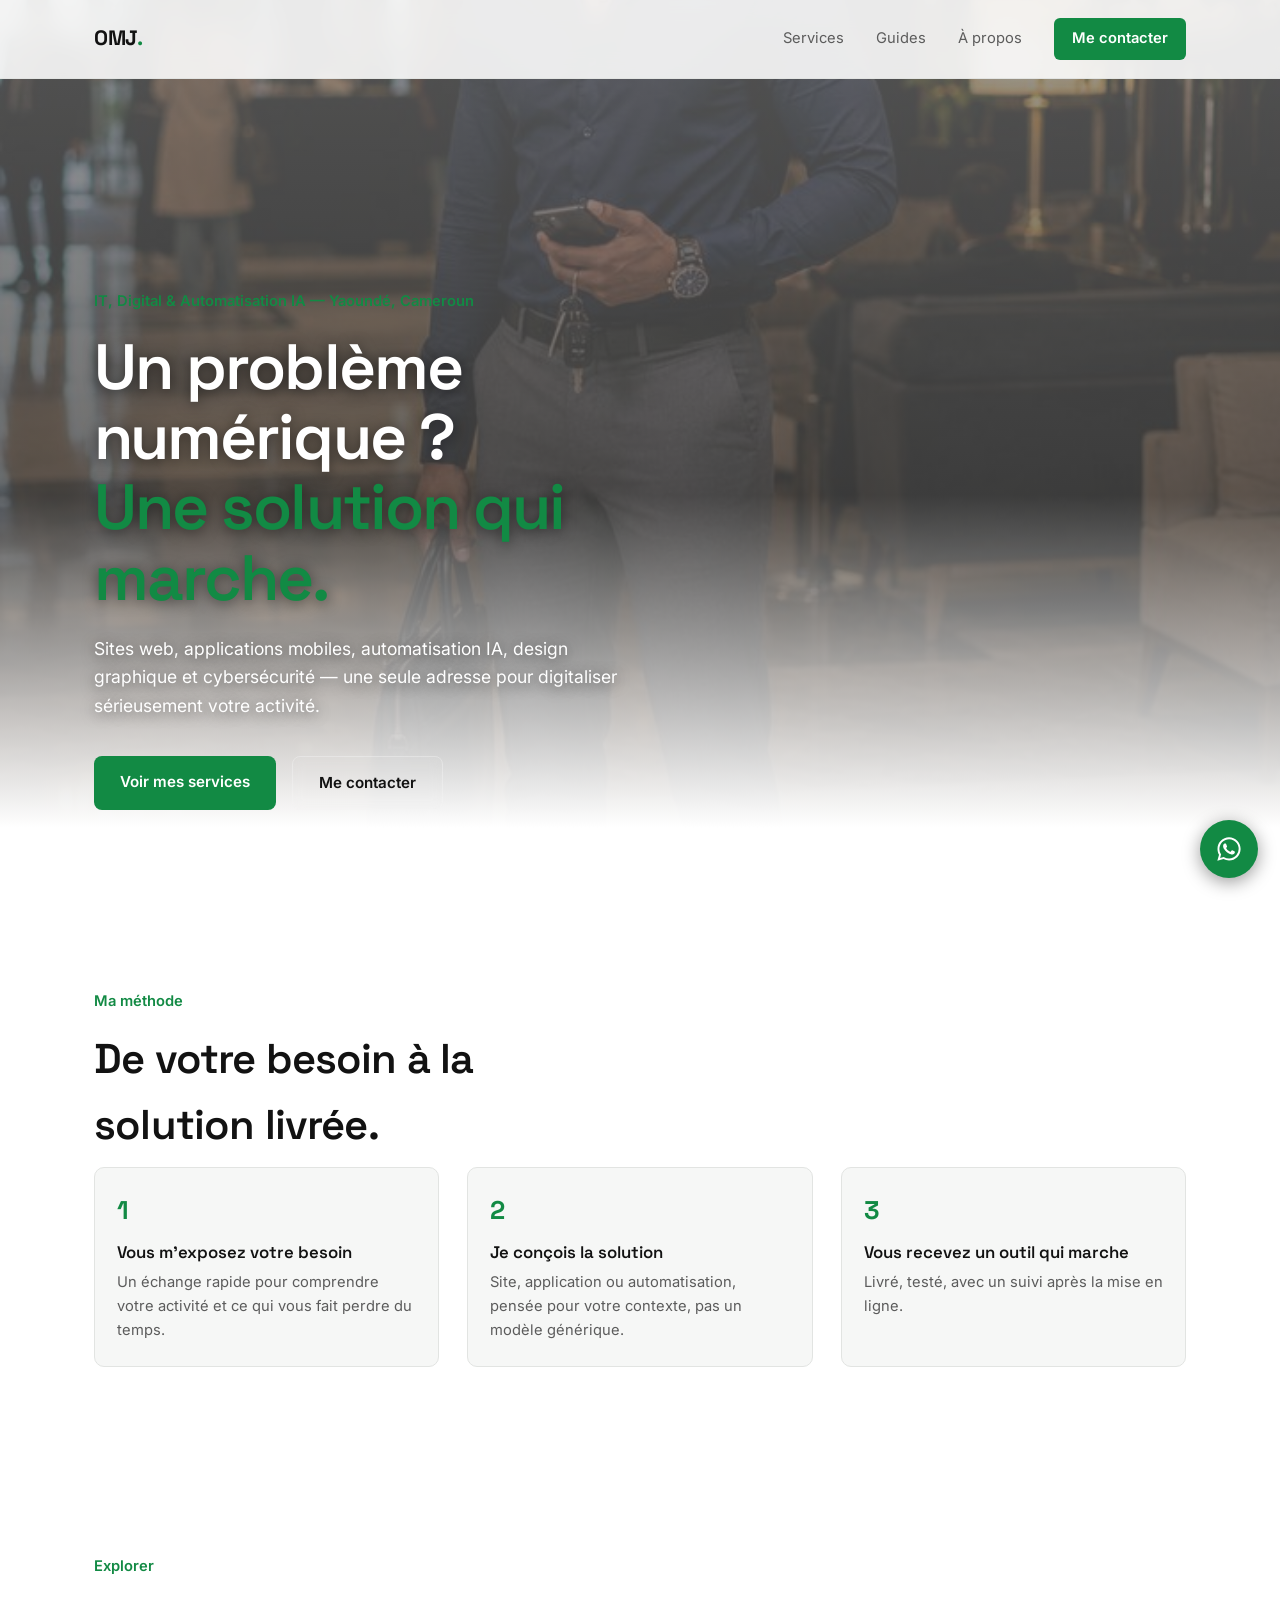
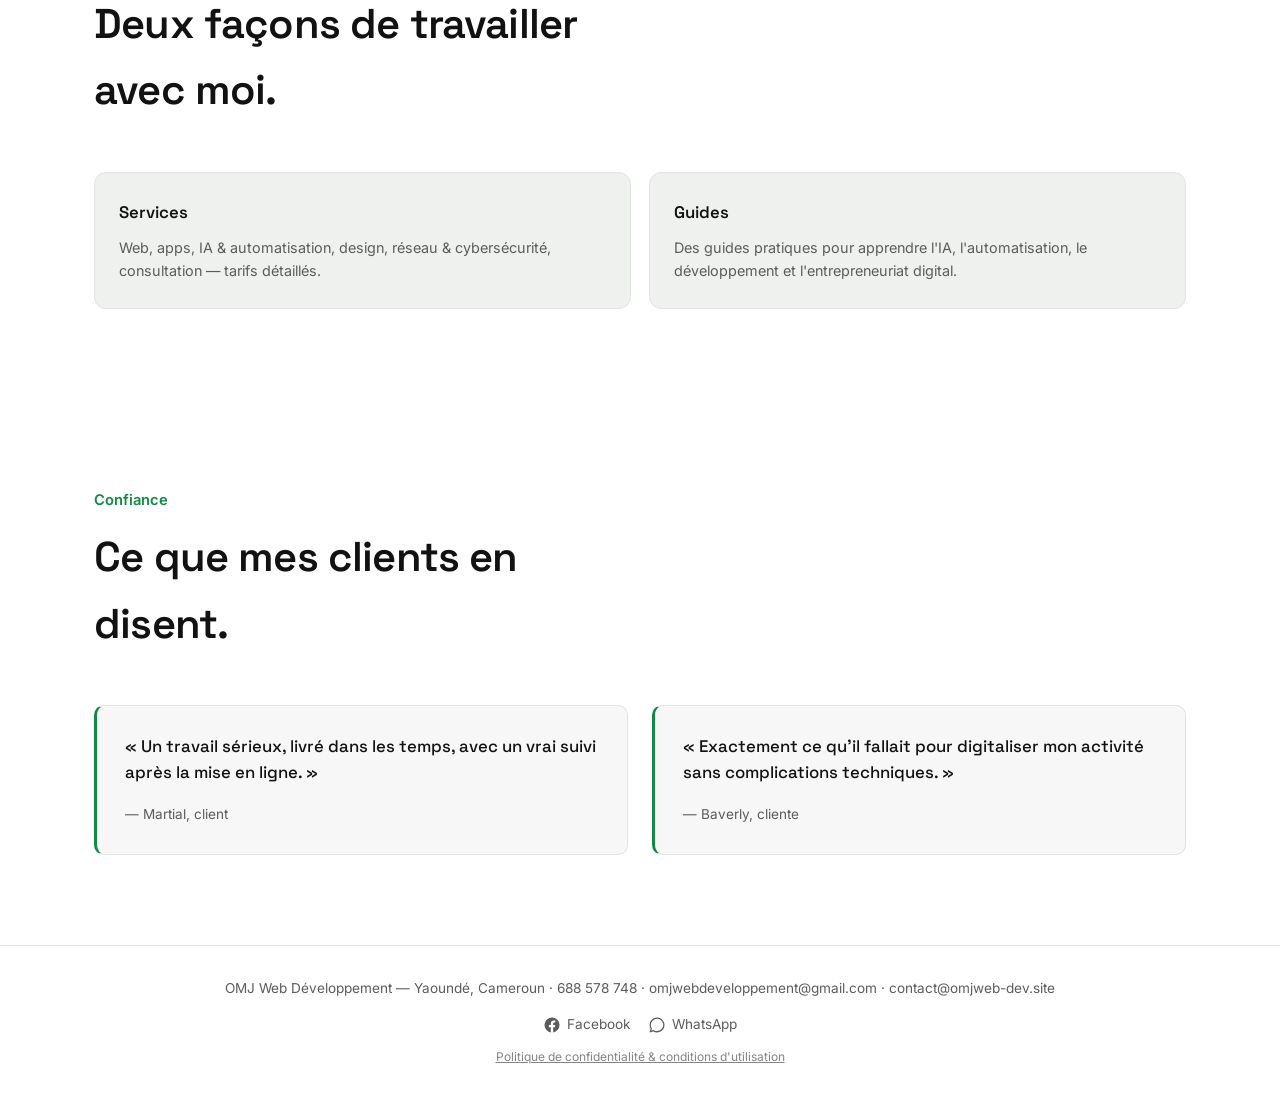
<file: index.html>
<!DOCTYPE html>
<html lang="fr">
<head>
<meta charset="UTF-8">
<meta name="viewport" content="width=device-width, initial-scale=1.0">
<title>OMJ Web Développement — IT, Digital & Automatisation IA à Yaoundé</title>
<meta name="description" content="Développement web, applications mobiles, automatisation IA, design graphique et cybersécurité — par Marc Jordan Oum, OMJ Web Développement, Yaoundé, Cameroun.">
<link rel="preconnect" href="https://fonts.googleapis.com">
<link href="https://fonts.googleapis.com/css2?family=Space+Grotesk:wght@500;600;700&family=Inter:wght@400;500;600&family=JetBrains+Mono:wght@400;500&display=swap" rel="stylesheet">
<link rel="stylesheet" href="style.css">
</head>
<body>

<div id="preloader">
  <div class="loader-track"><div class="loader-icon">💻</div></div>
  <p class="loader-text">Chargement…</p>
</div>

<nav class="nav">
  <div class="nav-inner">
    <a href="index.html" class="logo">OMJ<span class="logo-dot">.</span></a>
    <div class="nav-links">
      <a href="services.html">Services</a>
      <a href="guides.html">Guides</a>
      <a href="profil.html">À propos</a>
      <a href="contact.html" class="nav-cta">Me contacter</a>
    </div>
    <button class="nav-burger" id="navBurger" aria-label="Ouvrir le menu">
      <span></span><span></span><span></span>
    </button>
  </div>
</nav>

<div class="nav-scrim" id="navScrim"></div>
<div class="nav-drawer" id="navDrawer">
  <a href="services.html">Services</a>
  <a href="guides.html">Guides</a>
  <a href="profil.html">À propos</a>
  <a href="mentions-legales-omj.html#confidentialite">Politique de confidentialité</a>
  <a href="mentions-legales-omj.html#conditions">Conditions d'utilisation</a>
  <a href="contact.html" class="nav-drawer-cta">Me contacter</a>
</div>

<header class="video-hero" id="hero">
  <video id="heroVideo" class="hero-media" autoplay muted loop playsinline poster="images/hero-fallback.jpg">
    <source src="videos/logo-hero.mp4" type="video/mp4">
  </video>
  <img id="heroFallbackImg" class="hero-media" src="images/hero-fallback.jpg" alt="" style="display:none;">
  <div class="hero-overlay"></div>
  <div class="hero-content">
    <p class="eyebrow">IT, Digital & Automatisation IA — Yaoundé, Cameroun</p>
    <h1 class="hero-title">Un problème numérique ?<br><span class="accent">Une solution qui marche.</span></h1>
    <p class="hero-sub">Sites web, applications mobiles, automatisation IA, design graphique et cybersécurité — une seule adresse pour digitaliser sérieusement votre activité.</p>
    <div class="hero-actions">
      <a href="services.html" class="btn btn-primary">Voir mes services</a>
      <a href="contact.html" class="btn btn-ghost">Me contacter</a>
    </div>
  </div>
</header>

<section id="flow">
  <p class="section-eyebrow">Ma méthode</p>
  <h2 class="section-title">De votre besoin à la solution livrée.</h2>
  <div class="how-steps">
    <div class="how-step">
      <span class="how-step-num">1</span>
      <h3>Vous m'exposez votre besoin</h3>
      <p>Un échange rapide pour comprendre votre activité et ce qui vous fait perdre du temps.</p>
    </div>
    <div class="how-step">
      <span class="how-step-num">2</span>
      <h3>Je conçois la solution</h3>
      <p>Site, application ou automatisation, pensée pour votre contexte, pas un modèle générique.</p>
    </div>
    <div class="how-step">
      <span class="how-step-num">3</span>
      <h3>Vous recevez un outil qui marche</h3>
      <p>Livré, testé, avec un suivi après la mise en ligne.</p>
    </div>
  </div>
</section>

<section id="teaser">
  <p class="section-eyebrow">Explorer</p>
  <h2 class="section-title">Deux façons de travailler avec moi.</h2>
  <div class="card-grid" style="margin-top:48px;">
    <a href="services.html" class="price-card">
      <h4>Services</h4>
      <p class="price-desc">Web, apps, IA &amp; automatisation, design, réseau &amp; cybersécurité, consultation — tarifs détaillés.</p>
    </a>
    <a href="guides.html" class="price-card">
      <h4>Guides</h4>
      <p class="price-desc">Des guides pratiques pour apprendre l'IA, l'automatisation, le développement et l'entrepreneuriat digital.</p>
    </a>
  </div>
</section>

<section id="trust">
  <p class="section-eyebrow">Confiance</p>
  <h2 class="section-title">Ce que mes clients en disent.</h2>
  <div class="trust-grid">
    <div class="trust-card">
      <p>« Un travail sérieux, livré dans les temps, avec un vrai suivi après la mise en ligne. »</p>
      <cite>— Martial, client</cite>
    </div>
    <div class="trust-card">
      <p>« Exactement ce qu'il fallait pour digitaliser mon activité sans complications techniques. »</p>
      <cite>— Baverly, cliente</cite>
    </div>
  </div>
</section>

<a href="https://wa.me/237688578748" class="whatsapp-float" target="_blank" rel="noopener" aria-label="Discuter sur WhatsApp">
  <svg viewBox="0 0 24 24"><path d="M12.04 2c-5.46 0-9.9 4.44-9.9 9.9 0 1.75.46 3.45 1.32 4.95L2 22l5.25-1.38a9.9 9.9 0 0 0 4.79 1.22h.01c5.46 0 9.9-4.44 9.9-9.9 0-2.64-1.03-5.13-2.9-7C17.19 3.03 14.68 2 12.04 2zm0 18.15h-.01a8.2 8.2 0 0 1-4.19-1.15l-.3-.18-3.12.82.83-3.04-.2-.31a8.24 8.24 0 1 1 6.99 3.86zm4.52-6.17c-.25-.12-1.47-.72-1.7-.81-.23-.08-.4-.12-.56.13-.17.25-.65.81-.79.97-.15.17-.29.19-.54.06-.25-.12-1.05-.39-2-1.23-.74-.66-1.24-1.48-1.39-1.73-.14-.25-.02-.38.11-.51.11-.11.25-.29.37-.43.12-.15.16-.25.25-.42.08-.17.04-.31-.02-.44-.06-.12-.56-1.35-.77-1.85-.2-.48-.41-.42-.56-.43-.14-.01-.31-.01-.48-.01-.17 0-.44.06-.67.31-.23.25-.87.85-.87 2.08 0 1.23.89 2.42 1.02 2.58.12.17 1.75 2.67 4.24 3.74.59.26 1.05.41 1.41.52.59.19 1.13.16 1.56.1.48-.07 1.47-.6 1.68-1.18.21-.58.21-1.08.15-1.18-.06-.1-.23-.16-.48-.28z"/></svg>
</a>

<footer class="footer">
  <p>OMJ Web Développement — Yaoundé, Cameroun · 688 578 748 · omjwebdeveloppement@gmail.com · contact@omjweb-dev.site</p>
  <div class="social-links">
    <a href="https://www.facebook.com/profile.php?id=61590940675286" target="_blank" rel="noopener">
      <svg viewBox="0 0 24 24"><path d="M22 12a10 10 0 1 0-11.56 9.88v-6.99H7.9V12h2.54V9.8c0-2.5 1.49-3.89 3.78-3.89 1.09 0 2.23.2 2.23.2v2.45h-1.26c-1.24 0-1.62.77-1.62 1.56V12h2.77l-.44 2.89h-2.33v6.99A10 10 0 0 0 22 12z"/></svg>
      Facebook
    </a>
    <a href="https://wa.me/237688578748" target="_blank" rel="noopener">
      <svg viewBox="0 0 24 24"><path d="M12.04 2c-5.46 0-9.9 4.44-9.9 9.9 0 1.75.46 3.45 1.32 4.95L2 22l5.25-1.38a9.9 9.9 0 0 0 4.79 1.22h.01c5.46 0 9.9-4.44 9.9-9.9 0-2.64-1.03-5.13-2.9-7C17.19 3.03 14.68 2 12.04 2zm0 18.15h-.01a8.2 8.2 0 0 1-4.19-1.15l-.3-.18-3.12.82.83-3.04-.2-.31a8.24 8.24 0 1 1 6.99 3.86z"/></svg>
      WhatsApp
    </a>
  </div>
  <p style="margin-top:10px;"><a href="mentions-legales-omj.html" style="opacity:0.75; font-size:12px; text-decoration:underline;">Politique de confidentialité &amp; conditions d'utilisation</a></p>
</footer>

<script src="main.js"></script>
</body>
</html>
</file>
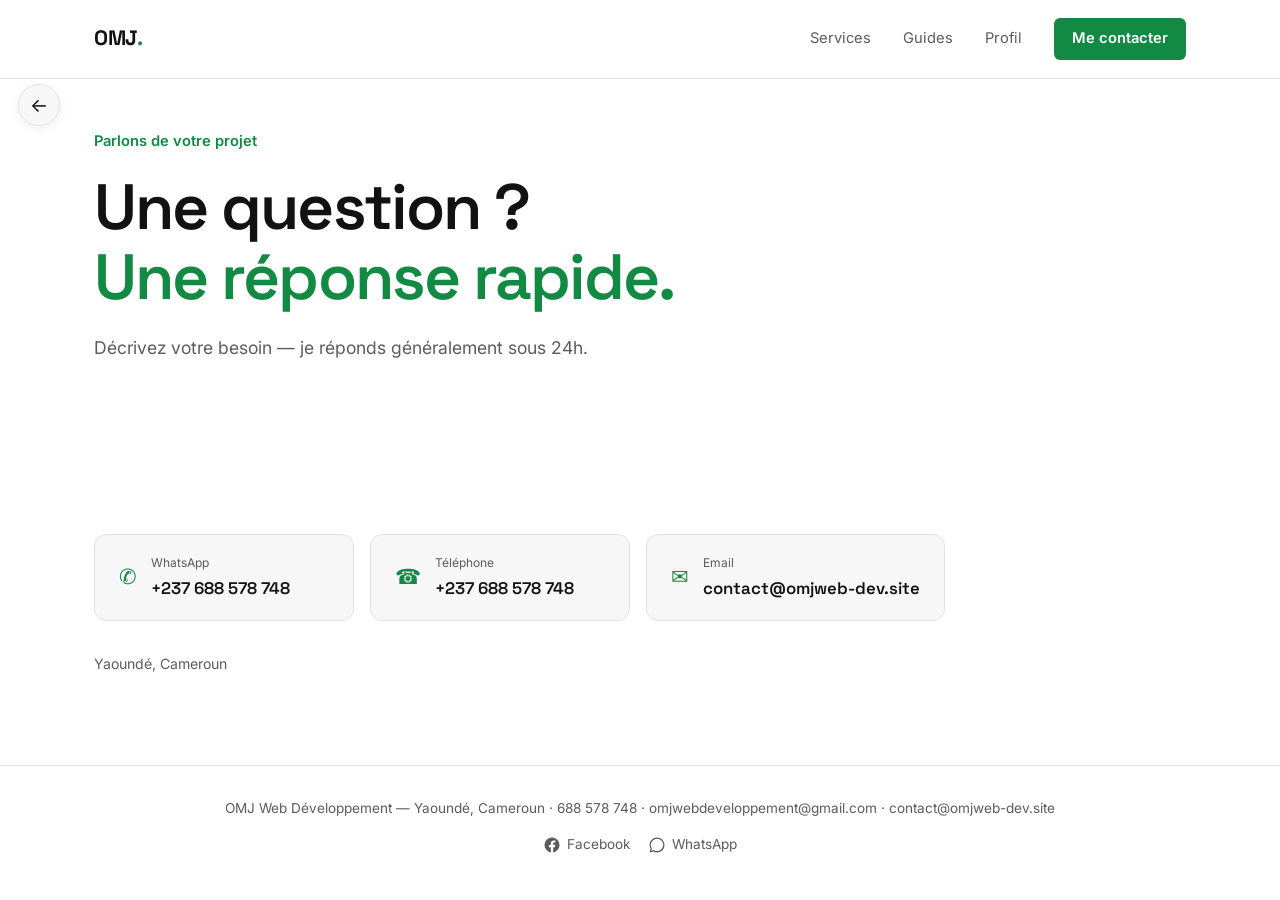
<file: contact.html>
<!DOCTYPE html>
<html lang="fr">
<head>
<meta charset="UTF-8">
<meta name="viewport" content="width=device-width, initial-scale=1.0">
<title>Contact — OMJ Web Développement</title>
<meta name="description" content="Contactez Marc Jordan Oum, OMJ Web Développement — WhatsApp, email, téléphone, Yaoundé, Cameroun.">
<link href="https://fonts.googleapis.com/css2?family=Space+Grotesk:wght@500;600;700&family=Inter:wght@400;500;600&family=JetBrains+Mono:wght@400;500&display=swap" rel="stylesheet">
<link rel="stylesheet" href="style.css">
</head>
<body>

<div id="preloader">
  <div class="loader-track"><div class="loader-icon">💻</div></div>
  <p class="loader-text">Chargement…</p>
</div>

<nav class="nav">
  <div class="nav-inner">
    <a href="index.html" class="logo">OMJ<span class="logo-dot">.</span></a>
    <div class="nav-links">
      <a href="services.html">Services</a>
      <a href="guides.html">Guides</a>
      <a href="profil.html">Profil</a>
      <a href="contact.html" class="nav-cta active">Me contacter</a>
    </div>
    <button class="nav-burger" id="navBurger" aria-label="Ouvrir le menu">
      <span></span><span></span><span></span>
    </button>
  </div>
</nav>

<div class="nav-scrim" id="navScrim"></div>
<div class="nav-drawer" id="navDrawer">
  <a href="services.html">Services</a>
  <a href="guides.html">Guides</a>
  <a href="profil.html">Profil</a>
  <a href="contact.html" class="nav-drawer-cta active">Me contacter</a>
</div>

<a href="javascript:history.back()" class="back-btn" aria-label="Retour">←</a>

<header class="page-hero">
  <p class="eyebrow">Parlons de votre projet</p>
  <h1 class="hero-title">Une question ?<br><span class="accent">Une réponse rapide.</span></h1>
  <p class="hero-sub">Décrivez votre besoin — je réponds généralement sous 24h.</p>
</header>

<section id="contact">
  <div class="contact-actions">
    <a href="https://wa.me/237688578748" target="_blank" rel="noopener" class="contact-btn contact-btn-whatsapp">
      <span class="contact-btn-icon">✆</span>
      <span class="contact-btn-text">
        <span class="contact-btn-label">WhatsApp</span>
        <span class="contact-btn-value">+237 688 578 748</span>
      </span>
    </a>
    <a href="tel:+237688578748" class="contact-btn">
      <span class="contact-btn-icon">☎</span>
      <span class="contact-btn-text">
        <span class="contact-btn-label">Téléphone</span>
        <span class="contact-btn-value">+237 688 578 748</span>
      </span>
    </a>
    <a href="mailto:contact@omjweb-dev.site" class="contact-btn">
      <span class="contact-btn-icon">✉</span>
      <span class="contact-btn-text">
        <span class="contact-btn-label">Email</span>
        <span class="contact-btn-value">contact@omjweb-dev.site</span>
      </span>
    </a>
  </div>
  <p class="contact-links">Yaoundé, Cameroun</p>
</section>

<footer class="footer">
  <p>OMJ Web Développement — Yaoundé, Cameroun · 688 578 748 · omjwebdeveloppement@gmail.com · contact@omjweb-dev.site</p>
  <div class="social-links">
    <a href="https://www.facebook.com/profile.php?id=61590940675286" target="_blank" rel="noopener">
      <svg viewBox="0 0 24 24"><path d="M22 12a10 10 0 1 0-11.56 9.88v-6.99H7.9V12h2.54V9.8c0-2.5 1.49-3.89 3.78-3.89 1.09 0 2.23.2 2.23.2v2.45h-1.26c-1.24 0-1.62.77-1.62 1.56V12h2.77l-.44 2.89h-2.33v6.99A10 10 0 0 0 22 12z"/></svg>
      Facebook
    </a>
    <a href="https://wa.me/237688578748" target="_blank" rel="noopener">
      <svg viewBox="0 0 24 24"><path d="M12.04 2c-5.46 0-9.9 4.44-9.9 9.9 0 1.75.46 3.45 1.32 4.95L2 22l5.25-1.38a9.9 9.9 0 0 0 4.79 1.22h.01c5.46 0 9.9-4.44 9.9-9.9 0-2.64-1.03-5.13-2.9-7C17.19 3.03 14.68 2 12.04 2zm0 18.15h-.01a8.2 8.2 0 0 1-4.19-1.15l-.3-.18-3.12.82.83-3.04-.2-.31a8.24 8.24 0 1 1 6.99 3.86z"/></svg>
      WhatsApp
    </a>
  </div>
</footer>

<script src="main.js"></script>
</body>
</html>
</file>
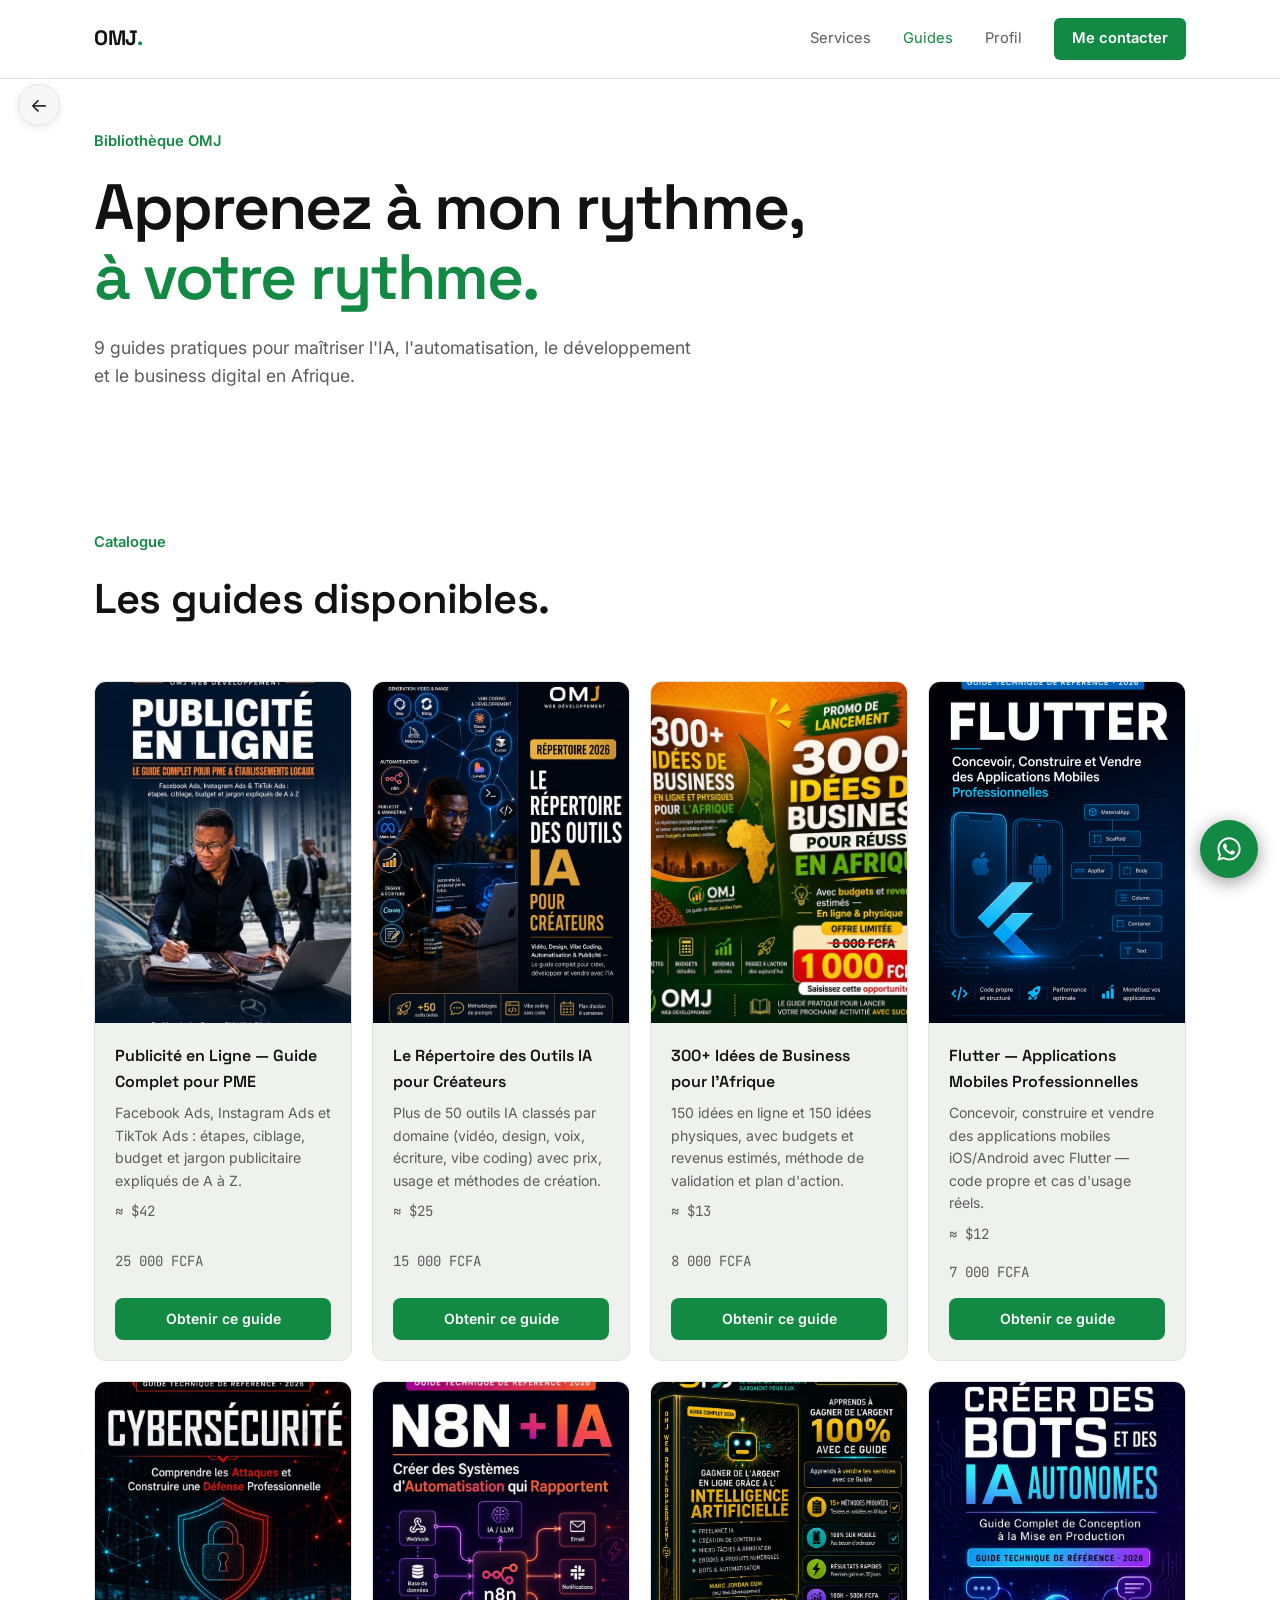
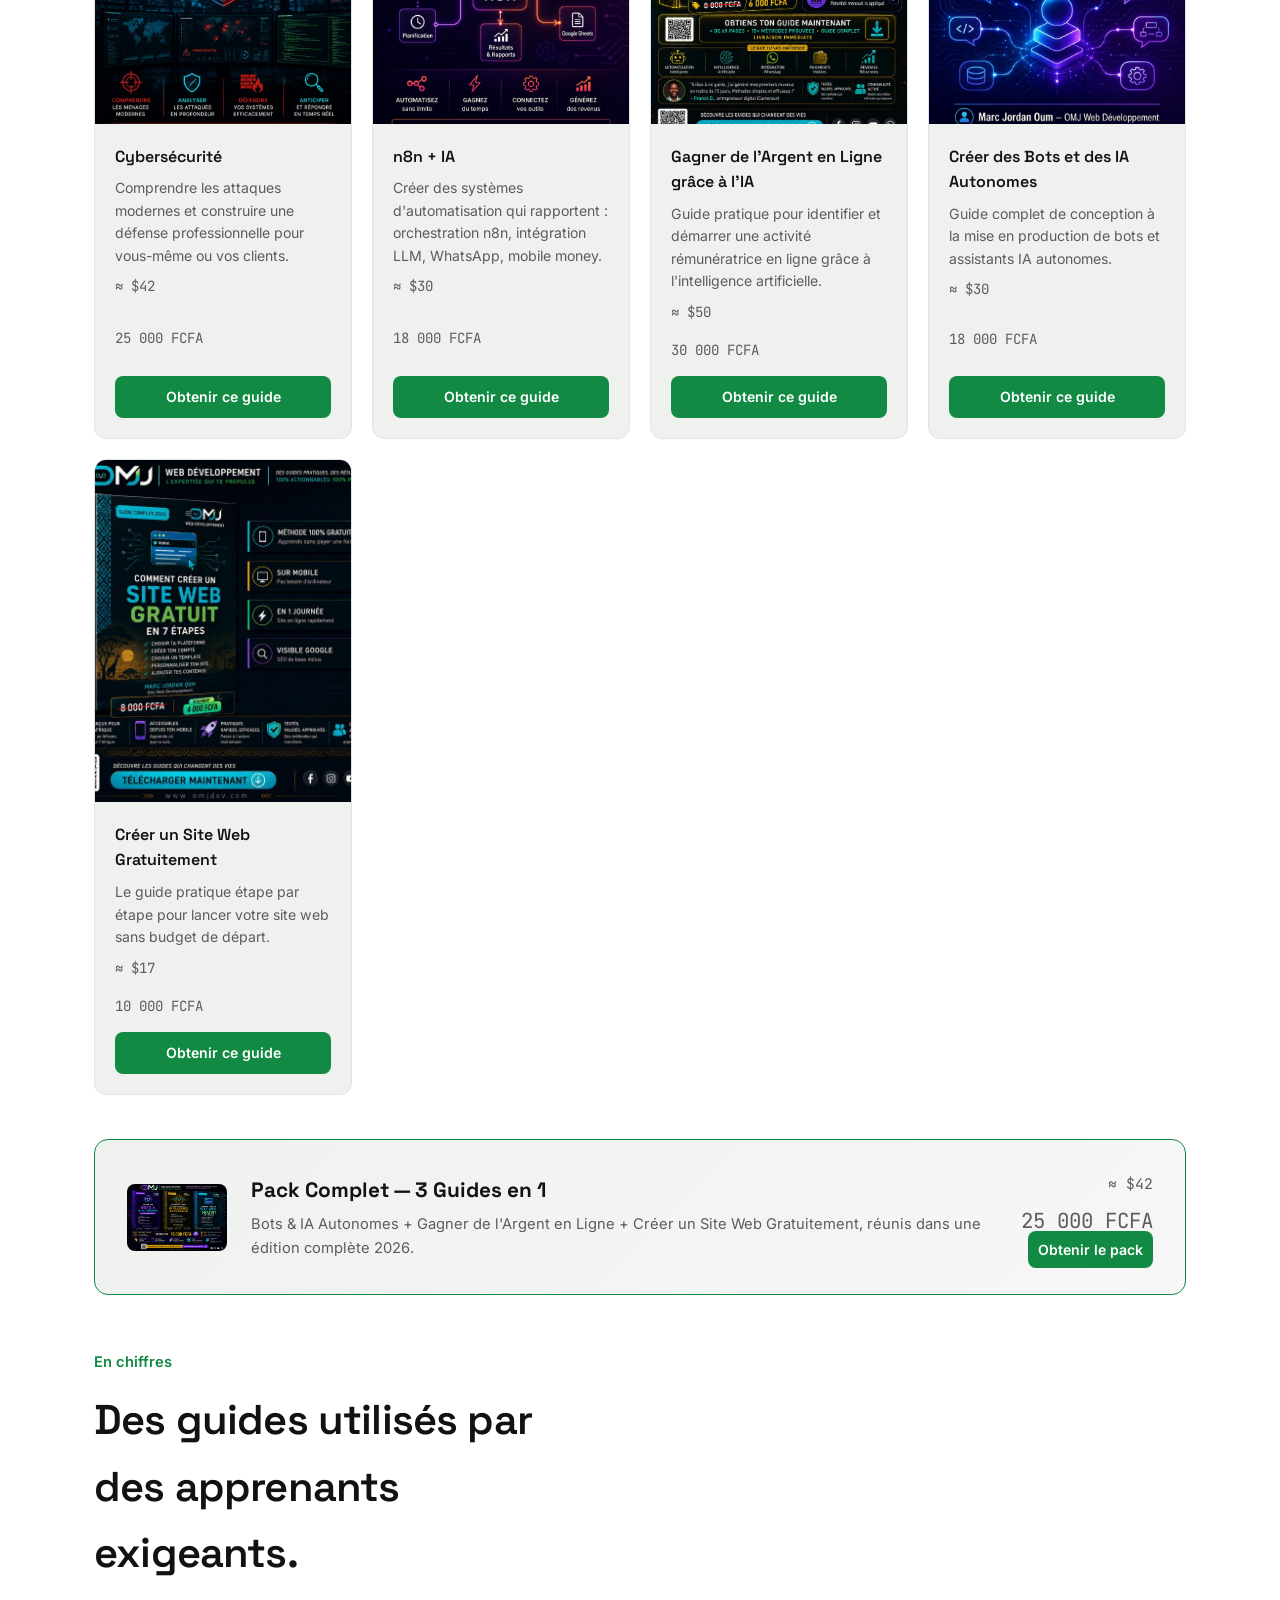
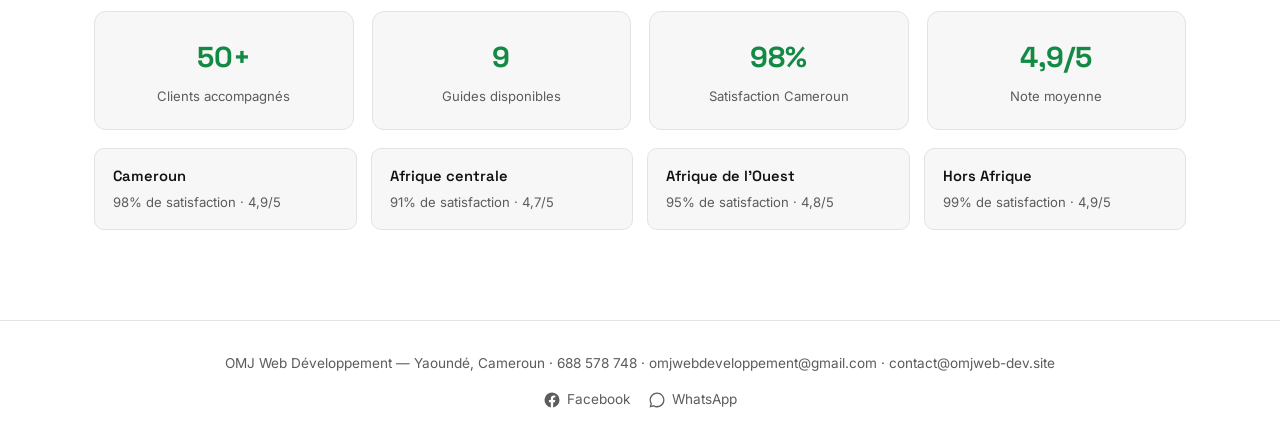
<file: guides.html>
<!DOCTYPE html>
<html lang="fr">
<head>
<meta charset="UTF-8">
<meta name="viewport" content="width=device-width, initial-scale=1.0">
<title>Guides — OMJ Web Développement</title>
<meta name="description" content="9 guides pratiques sur l'IA, l'automatisation, le développement mobile, la cybersécurité et l'entrepreneuriat digital, par Marc Jordan Oum.">
<link href="https://fonts.googleapis.com/css2?family=Space+Grotesk:wght@500;600;700&family=Inter:wght@400;500;600&family=JetBrains+Mono:wght@400;500&display=swap" rel="stylesheet">
<link rel="stylesheet" href="style.css">
</head>
<body>

<div id="preloader">
  <div class="loader-track"><div class="loader-icon">💻</div></div>
  <p class="loader-text">Chargement…</p>
</div>

<nav class="nav">
  <div class="nav-inner">
    <a href="index.html" class="logo">OMJ<span class="logo-dot">.</span></a>
    <div class="nav-links">
      <a href="services.html">Services</a>
      <a href="guides.html" class="active">Guides</a>
      <a href="profil.html">Profil</a>
      <a href="contact.html" class="nav-cta">Me contacter</a>
    </div>
    <button class="nav-burger" id="navBurger" aria-label="Ouvrir le menu">
      <span></span><span></span><span></span>
    </button>
  </div>
</nav>

<div class="nav-scrim" id="navScrim"></div>
<div class="nav-drawer" id="navDrawer">
  <a href="services.html">Services</a>
  <a href="guides.html" class="active">Guides</a>
  <a href="profil.html">Profil</a>
  <a href="contact.html" class="nav-drawer-cta">Me contacter</a>
</div>

<a href="javascript:history.back()" class="back-btn" aria-label="Retour">←</a>

<header class="page-hero">
  <p class="eyebrow">Bibliothèque OMJ</p>
  <h1 class="hero-title">Apprenez à mon rythme,<br><span class="accent">à votre rythme.</span></h1>
  <p class="hero-sub">9 guides pratiques pour maîtriser l'IA, l'automatisation, le développement et le business digital en Afrique.</p>
</header>

<section id="guides">
  <p class="section-eyebrow">Catalogue</p>
  <h2 class="section-title">Les guides disponibles.</h2>

  <div class="guides-grid">

    <div class="guide-card">
      <img class="guide-cover" src="images/cover-pub-en-ligne.jpg" alt="Publicité en Ligne — Le Guide Complet pour PME">
      <div class="guide-body">
        <h4>Publicité en Ligne — Guide Complet pour PME</h4>
        <p>Facebook Ads, Instagram Ads et TikTok Ads : étapes, ciblage, budget et jargon publicitaire expliqués de A à Z.</p>
        <p class="guide-price-usd">≈ $42</p>
        <p class="guide-price">25 000 FCFA</p>
        <a class="guide-cta" href="https://aktddcjj.mychariow.com/prd_taqxfx9t" target="_blank" rel="noopener">Obtenir ce guide</a>
      </div>
    </div>

    <div class="guide-card">
      <img class="guide-cover" src="images/cover-outils-ia.jpg" alt="Le Répertoire des Outils IA pour Créateurs">
      <div class="guide-body">
        <h4>Le Répertoire des Outils IA pour Créateurs</h4>
        <p>Plus de 50 outils IA classés par domaine (vidéo, design, voix, écriture, vibe coding) avec prix, usage et méthodes de création.</p>
        <p class="guide-price-usd">≈ $25</p>
        <p class="guide-price">15 000 FCFA</p>
        <a class="guide-cta" href="https://aktddcjj.mychariow.com/prd_1m7dbtjg" target="_blank" rel="noopener">Obtenir ce guide</a>
      </div>
    </div>

    <div class="guide-card">
      <img class="guide-cover" src="images/cover-300-idees.jpg" alt="300+ Idées de Business pour l'Afrique">
      <div class="guide-body">
        <h4>300+ Idées de Business pour l'Afrique</h4>
        <p>150 idées en ligne et 150 idées physiques, avec budgets et revenus estimés, méthode de validation et plan d'action.</p>
        <p class="guide-price-usd">≈ $13</p>
        <p class="guide-price">8 000 FCFA</p>
        <a class="guide-cta" href="https://aktddcjj.mychariow.com/prd_3y7135jc" target="_blank" rel="noopener">Obtenir ce guide</a>
      </div>
    </div>

    <div class="guide-card">
      <img class="guide-cover" src="images/cover-flutter.png" alt="Flutter — Applications Mobiles Professionnelles">
      <div class="guide-body">
        <h4>Flutter — Applications Mobiles Professionnelles</h4>
        <p>Concevoir, construire et vendre des applications mobiles iOS/Android avec Flutter — code propre et cas d'usage réels.</p>
        <p class="guide-price-usd">≈ $12</p>
        <p class="guide-price">7 000 FCFA</p>
        <a class="guide-cta" href="https://aktddcjj.mychariow.com/prd_iqkpfa1t" target="_blank" rel="noopener">Obtenir ce guide</a>
      </div>
    </div>

    <div class="guide-card">
      <img class="guide-cover" src="images/cover-cybersecurite.jpg" alt="Cybersécurité — Comprendre les Attaques et Construire une Défense">
      <div class="guide-body">
        <h4>Cybersécurité</h4>
        <p>Comprendre les attaques modernes et construire une défense professionnelle pour vous-même ou vos clients.</p>
        <p class="guide-price-usd">≈ $42</p>
        <p class="guide-price">25 000 FCFA</p>
        <a class="guide-cta" href="https://aktddcjj.mychariow.com/prd_4ne6rqk6" target="_blank" rel="noopener">Obtenir ce guide</a>
      </div>
    </div>

    <div class="guide-card">
      <img class="guide-cover" src="images/cover-n8n-ia.jpg" alt="n8n + IA — Créer des Systèmes d'Automatisation qui Rapportent">
      <div class="guide-body">
        <h4>n8n + IA</h4>
        <p>Créer des systèmes d'automatisation qui rapportent : orchestration n8n, intégration LLM, WhatsApp, mobile money.</p>
        <p class="guide-price-usd">≈ $30</p>
        <p class="guide-price">18 000 FCFA</p>
        <a class="guide-cta" href="https://aktddcjj.mychariow.com/prd_wdh8i46k" target="_blank" rel="noopener">Obtenir ce guide</a>
      </div>
    </div>

    <div class="guide-card">
      <img class="guide-cover" src="images/cover-gagner-argent.jpg" alt="Gagner de l'Argent en Ligne grâce à l'IA">
      <div class="guide-body">
        <h4>Gagner de l'Argent en Ligne grâce à l'IA</h4>
        <p>Guide pratique pour identifier et démarrer une activité rémunératrice en ligne grâce à l'intelligence artificielle.</p>
        <p class="guide-price-usd">≈ $50</p>
        <p class="guide-price">30 000 FCFA</p>
        <a class="guide-cta" href="https://aktddcjj.mychariow.com/prd_zz6iqwec" target="_blank" rel="noopener">Obtenir ce guide</a>
      </div>
    </div>

    <div class="guide-card">
      <img class="guide-cover" src="images/cover-bots-ia.jpg" alt="Créer des Bots et des IA Autonomes">
      <div class="guide-body">
        <h4>Créer des Bots et des IA Autonomes</h4>
        <p>Guide complet de conception à la mise en production de bots et assistants IA autonomes.</p>
        <p class="guide-price-usd">≈ $30</p>
        <p class="guide-price">18 000 FCFA</p>
        <a class="guide-cta" href="https://aktddcjj.mychariow.com/prd_y7pywwav" target="_blank" rel="noopener">Obtenir ce guide</a>
      </div>
    </div>

    <div class="guide-card">
      <img class="guide-cover" src="images/cover-site-gratuit.jpg" alt="Créer un Site Web Gratuitement">
      <div class="guide-body">
        <h4>Créer un Site Web Gratuitement</h4>
        <p>Le guide pratique étape par étape pour lancer votre site web sans budget de départ.</p>
        <p class="guide-price-usd">≈ $17</p>
        <p class="guide-price">10 000 FCFA</p>
        <a class="guide-cta" href="https://aktddcjj.mychariow.com/prd_m7znh6ng" target="_blank" rel="noopener">Obtenir ce guide</a>
      </div>
    </div>

  </div>

  <div class="pack-banner">
    <img src="images/cover-pack-complet.jpg" alt="Pack Complet" style="width:100px;border-radius:8px;">
    <div style="flex:1;min-width:220px;">
      <h4>Pack Complet — 3 Guides en 1</h4>
      <p>Bots &amp; IA Autonomes + Gagner de l'Argent en Ligne + Créer un Site Web Gratuitement, réunis dans une édition complète 2026.</p>
    </div>
    <div style="text-align:right;">
      <p class="guide-price-usd">≈ $42</p>
      <p class="guide-price" style="font-size:1.3rem;">25 000 FCFA</p>
      <a class="guide-cta" href="https://aktddcjj.mychariow.com/prd_71suupsr" target="_blank" rel="noopener">Obtenir le pack</a>
    </div>
  </div>

  <div class="stats-block">
    <p class="section-eyebrow">En chiffres</p>
    <h2 class="section-title">Des guides utilisés par des apprenants exigeants.</h2>
    <div class="stats-grid">
      <div class="stat-card"><div class="stat-num">50+</div><div class="stat-label">Clients accompagnés</div></div>
      <div class="stat-card"><div class="stat-num">9</div><div class="stat-label">Guides disponibles</div></div>
      <div class="stat-card"><div class="stat-num">98%</div><div class="stat-label">Satisfaction Cameroun</div></div>
      <div class="stat-card"><div class="stat-num">4,9/5</div><div class="stat-label">Note moyenne</div></div>
    </div>
    <div class="zones-grid">
      <div class="zone-card"><h5>Cameroun</h5><p>98% de satisfaction · 4,9/5</p></div>
      <div class="zone-card"><h5>Afrique centrale</h5><p>91% de satisfaction · 4,7/5</p></div>
      <div class="zone-card"><h5>Afrique de l'Ouest</h5><p>95% de satisfaction · 4,8/5</p></div>
      <div class="zone-card"><h5>Hors Afrique</h5><p>99% de satisfaction · 4,9/5</p></div>
    </div>
  </div>
</section>

<a href="https://wa.me/237688578748" class="whatsapp-float" target="_blank" rel="noopener" aria-label="Discuter sur WhatsApp">
  <svg viewBox="0 0 24 24"><path d="M12.04 2c-5.46 0-9.9 4.44-9.9 9.9 0 1.75.46 3.45 1.32 4.95L2 22l5.25-1.38a9.9 9.9 0 0 0 4.79 1.22h.01c5.46 0 9.9-4.44 9.9-9.9 0-2.64-1.03-5.13-2.9-7C17.19 3.03 14.68 2 12.04 2zm0 18.15h-.01a8.2 8.2 0 0 1-4.19-1.15l-.3-.18-3.12.82.83-3.04-.2-.31a8.24 8.24 0 1 1 6.99 3.86zm4.52-6.17c-.25-.12-1.47-.72-1.7-.81-.23-.08-.4-.12-.56.13-.17.25-.65.81-.79.97-.15.17-.29.19-.54.06-.25-.12-1.05-.39-2-1.23-.74-.66-1.24-1.48-1.39-1.73-.14-.25-.02-.38.11-.51.11-.11.25-.29.37-.43.12-.15.16-.25.25-.42.08-.17.04-.31-.02-.44-.06-.12-.56-1.35-.77-1.85-.2-.48-.41-.42-.56-.43-.14-.01-.31-.01-.48-.01-.17 0-.44.06-.67.31-.23.25-.87.85-.87 2.08 0 1.23.89 2.42 1.02 2.58.12.17 1.75 2.67 4.24 3.74.59.26 1.05.41 1.41.52.59.19 1.13.16 1.56.1.48-.07 1.47-.6 1.68-1.18.21-.58.21-1.08.15-1.18-.06-.1-.23-.16-.48-.28z"/></svg>
</a>

<footer class="footer">
  <p>OMJ Web Développement — Yaoundé, Cameroun · 688 578 748 · omjwebdeveloppement@gmail.com · contact@omjweb-dev.site</p>
  <div class="social-links">
    <a href="https://www.facebook.com/profile.php?id=61590940675286" target="_blank" rel="noopener">
      <svg viewBox="0 0 24 24"><path d="M22 12a10 10 0 1 0-11.56 9.88v-6.99H7.9V12h2.54V9.8c0-2.5 1.49-3.89 3.78-3.89 1.09 0 2.23.2 2.23.2v2.45h-1.26c-1.24 0-1.62.77-1.62 1.56V12h2.77l-.44 2.89h-2.33v6.99A10 10 0 0 0 22 12z"/></svg>
      Facebook
    </a>
    <a href="https://wa.me/237688578748" target="_blank" rel="noopener">
      <svg viewBox="0 0 24 24"><path d="M12.04 2c-5.46 0-9.9 4.44-9.9 9.9 0 1.75.46 3.45 1.32 4.95L2 22l5.25-1.38a9.9 9.9 0 0 0 4.79 1.22h.01c5.46 0 9.9-4.44 9.9-9.9 0-2.64-1.03-5.13-2.9-7C17.19 3.03 14.68 2 12.04 2zm0 18.15h-.01a8.2 8.2 0 0 1-4.19-1.15l-.3-.18-3.12.82.83-3.04-.2-.31a8.24 8.24 0 1 1 6.99 3.86z"/></svg>
      WhatsApp
    </a>
  </div>
</footer>

<script src="main.js"></script>
</body>
</html>
</file>
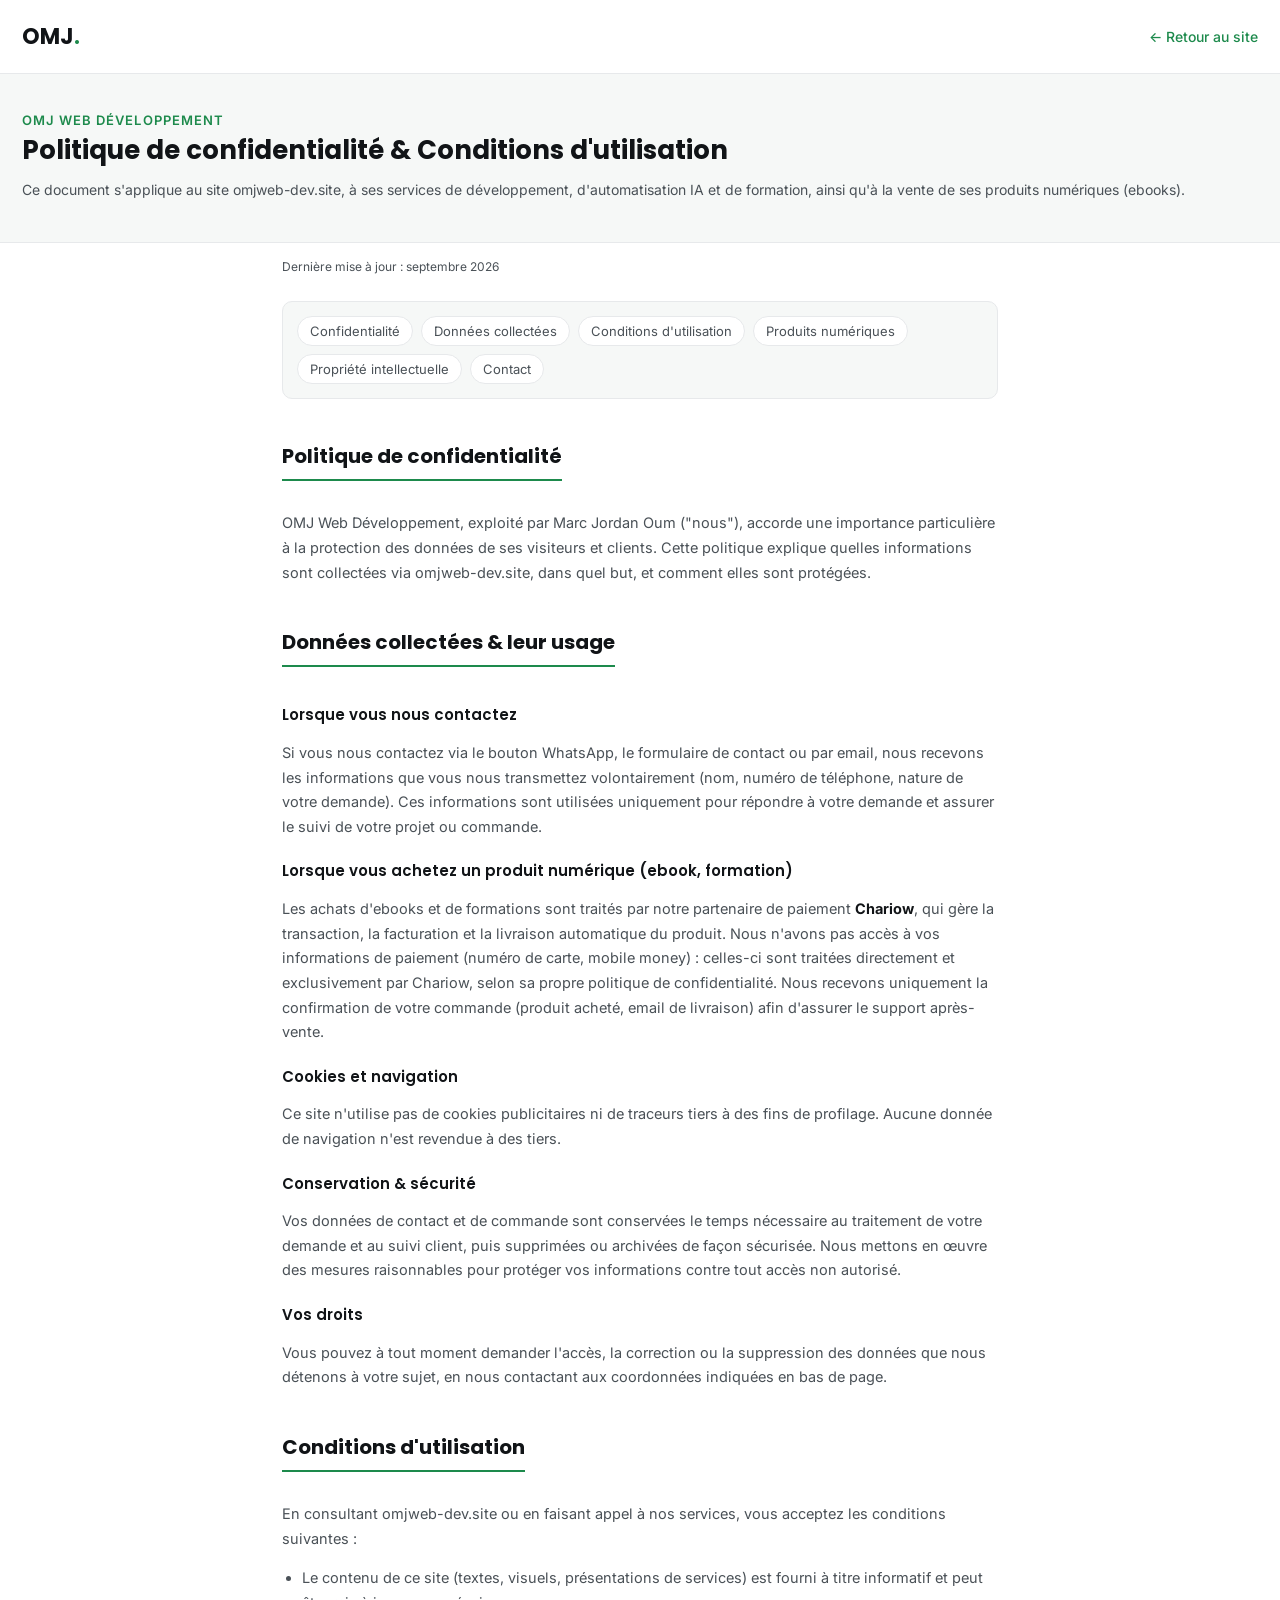
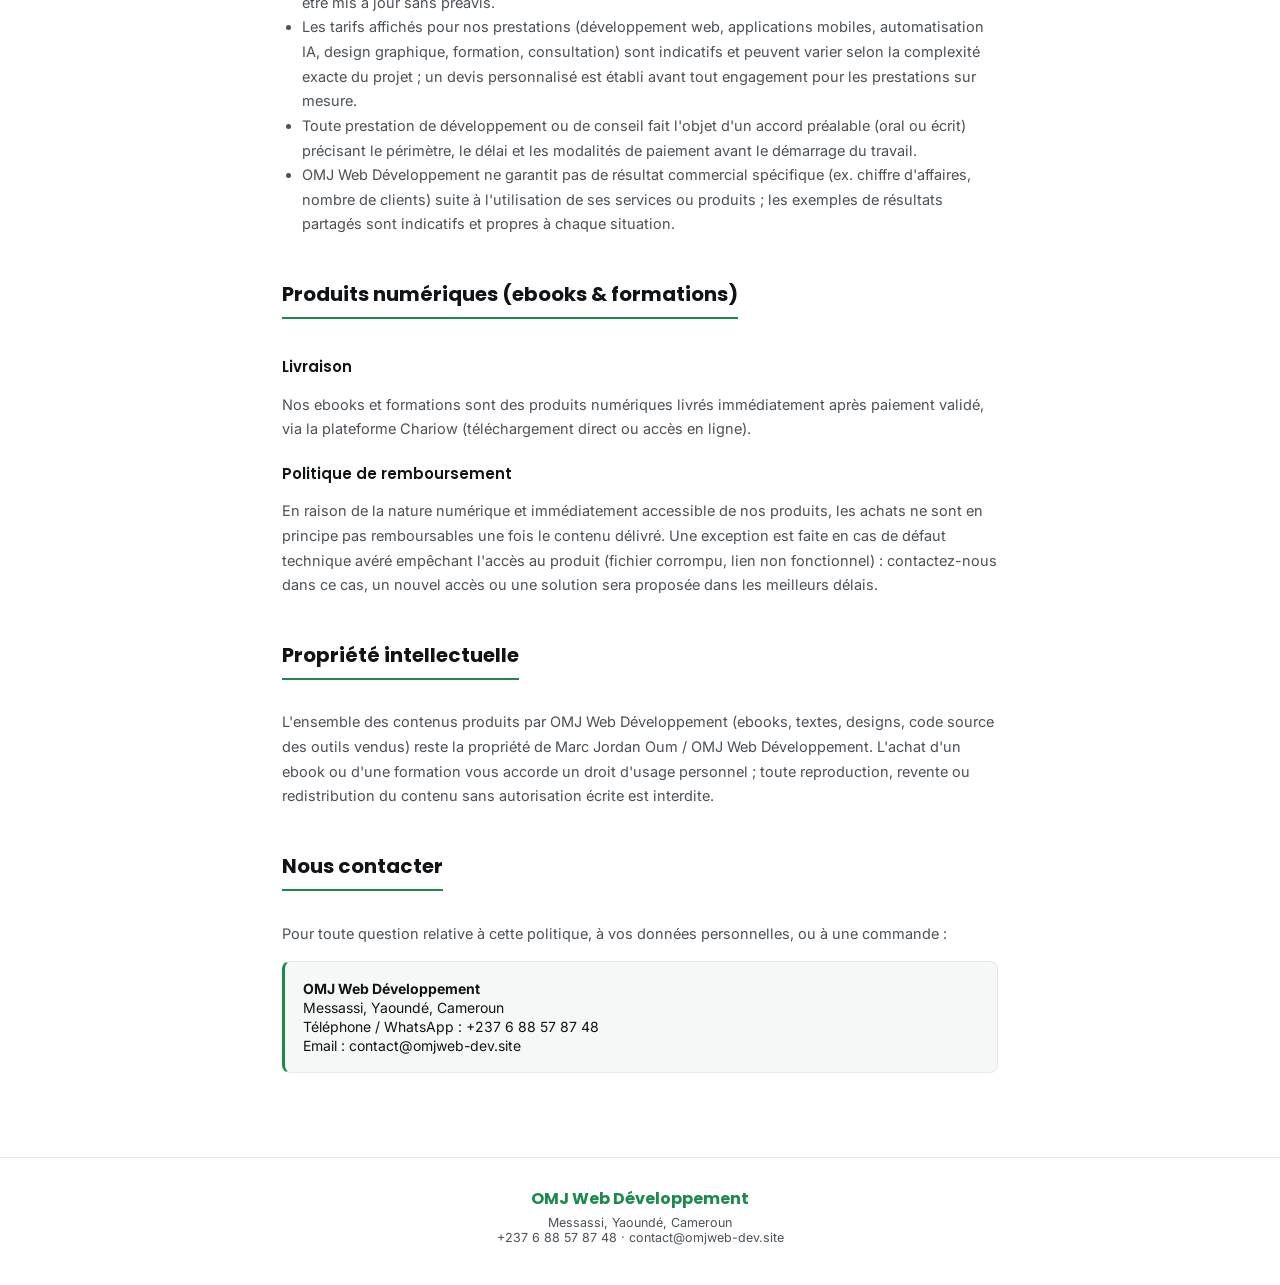
<file: mentions-legales-omj.html>
<!DOCTYPE html>
<html lang="fr">
<head>
<meta charset="UTF-8">
<meta name="viewport" content="width=device-width, initial-scale=1.0">
<title>OMJ Web Développement — Politique de confidentialité &amp; Conditions d'utilisation</title>
<link rel="preconnect" href="https://fonts.googleapis.com">
<link rel="preconnect" href="https://fonts.gstatic.com" crossorigin>
<link href="https://fonts.googleapis.com/css2?family=Poppins:wght@400;500;600;700&family=Inter:wght@400;500;600&display=swap" rel="stylesheet">
<style>
  :root{
    --bg: #ffffff;
    --ink: #111417;
    --ink-dim: #4a5157;
    --green: #1d8a4c;
    --green-dark: #146238;
    --line: #e7e9eb;
    --panel: #f6f8f7;
  }
  *{box-sizing:border-box;}
  html{scroll-behavior:smooth;}
  body{
    margin:0;
    background:var(--bg);
    color:var(--ink);
    font-family:'Inter', sans-serif;
    -webkit-font-smoothing:antialiased;
  }
  h1,h2,h3{font-family:'Poppins', sans-serif; margin:0;}

  header{
    padding:20px 22px;
    display:flex;
    align-items:center;
    justify-content:space-between;
    border-bottom:1px solid var(--line);
  }
  header .logo{
    font-family:'Poppins', sans-serif;
    font-weight:700;
    font-size:22px;
    color:var(--ink);
  }
  header .logo span{color:var(--green);}
  header a.home{
    color:var(--green);
    text-decoration:none;
    font-weight:500;
    font-size:14px;
  }

  .hero{
    padding:38px 22px 26px;
    background:var(--panel);
    border-bottom:1px solid var(--line);
  }
  .hero .tag{
    color:var(--green);
    font-size:13px;
    font-weight:600;
    letter-spacing:0.08em;
    text-transform:uppercase;
  }
  .hero h1{
    font-size:26px;
    font-weight:700;
    margin-top:6px;
    line-height:1.3;
  }
  .hero p{color:var(--ink-dim); font-size:14px; margin-top:10px;}

  main{max-width:760px; margin:0 auto; padding:8px 22px 60px;}

  nav.toc{
    display:flex; flex-wrap:wrap; gap:8px;
    margin:24px 0 6px;
    padding:14px;
    background:var(--panel);
    border:1px solid var(--line);
    border-radius:10px;
  }
  nav.toc a{
    color:var(--ink-dim);
    text-decoration:none;
    font-size:13px;
    border:1px solid var(--line);
    background:#fff;
    padding:6px 12px;
    border-radius:20px;
  }
  nav.toc a:hover{color:var(--green); border-color:var(--green);}

  section{margin-top:42px;}
  section h2{
    font-size:20px;
    color:var(--ink);
    border-bottom:2px solid var(--green);
    display:inline-block;
    padding-bottom:8px;
    margin-bottom:16px;
  }
  section h3{font-size:15px; color:var(--ink); margin:20px 0 6px; font-weight:600;}
  p, li{font-size:14.5px; line-height:1.7; color:var(--ink-dim);}
  ul{padding-left:20px; margin:6px 0;}
  strong{color:var(--ink);}

  .updated{font-size:12px; color:var(--ink-dim); margin-top:6px;}

  .contact-box{
    margin-top:12px;
    padding:16px 18px;
    background:var(--panel);
    border:1px solid var(--line);
    border-left:3px solid var(--green);
    border-radius:8px;
    font-size:14px;
  }
  .contact-box div{margin:2px 0; color:var(--ink);}

  footer{
    text-align:center;
    padding:28px 22px 40px;
    color:var(--ink-dim);
    font-size:12.5px;
    border-top:1px solid var(--line);
    margin-top:24px;
  }
  footer .fname{color:var(--green); font-family:'Poppins', sans-serif; font-weight:700; font-size:16px; margin-bottom:4px;}
</style>
</head>
<body>

<header>
  <div class="logo">OMJ<span>.</span></div>
  <a class="home" href="index.html">&larr; Retour au site</a>
</header>

<div class="hero">
  <div class="tag">OMJ Web Développement</div>
  <h1>Politique de confidentialité &amp; Conditions d'utilisation</h1>
  <p>Ce document s'applique au site omjweb-dev.site, à ses services de développement, d'automatisation IA et de formation, ainsi qu'à la vente de ses produits numériques (ebooks).</p>
</div>

<main>
  <p class="updated">Dernière mise à jour : septembre 2026</p>

  <nav class="toc">
    <a href="#confidentialite">Confidentialité</a>
    <a href="#collecte">Données collectées</a>
    <a href="#conditions">Conditions d'utilisation</a>
    <a href="#produits">Produits numériques</a>
    <a href="#propriete">Propriété intellectuelle</a>
    <a href="#contact">Contact</a>
  </nav>

  <section id="confidentialite">
    <h2>Politique de confidentialité</h2>
    <p>OMJ Web Développement, exploité par Marc Jordan Oum ("nous"), accorde une importance particulière à la protection des données de ses visiteurs et clients. Cette politique explique quelles informations sont collectées via omjweb-dev.site, dans quel but, et comment elles sont protégées.</p>
  </section>

  <section id="collecte">
    <h2>Données collectées &amp; leur usage</h2>

    <h3>Lorsque vous nous contactez</h3>
    <p>Si vous nous contactez via le bouton WhatsApp, le formulaire de contact ou par email, nous recevons les informations que vous nous transmettez volontairement (nom, numéro de téléphone, nature de votre demande). Ces informations sont utilisées uniquement pour répondre à votre demande et assurer le suivi de votre projet ou commande.</p>

    <h3>Lorsque vous achetez un produit numérique (ebook, formation)</h3>
    <p>Les achats d'ebooks et de formations sont traités par notre partenaire de paiement <strong>Chariow</strong>, qui gère la transaction, la facturation et la livraison automatique du produit. Nous n'avons pas accès à vos informations de paiement (numéro de carte, mobile money) : celles-ci sont traitées directement et exclusivement par Chariow, selon sa propre politique de confidentialité. Nous recevons uniquement la confirmation de votre commande (produit acheté, email de livraison) afin d'assurer le support après-vente.</p>

    <h3>Cookies et navigation</h3>
    <p>Ce site n'utilise pas de cookies publicitaires ni de traceurs tiers à des fins de profilage. Aucune donnée de navigation n'est revendue à des tiers.</p>

    <h3>Conservation &amp; sécurité</h3>
    <p>Vos données de contact et de commande sont conservées le temps nécessaire au traitement de votre demande et au suivi client, puis supprimées ou archivées de façon sécurisée. Nous mettons en œuvre des mesures raisonnables pour protéger vos informations contre tout accès non autorisé.</p>

    <h3>Vos droits</h3>
    <p>Vous pouvez à tout moment demander l'accès, la correction ou la suppression des données que nous détenons à votre sujet, en nous contactant aux coordonnées indiquées en bas de page.</p>
  </section>

  <section id="conditions">
    <h2>Conditions d'utilisation</h2>
    <p>En consultant omjweb-dev.site ou en faisant appel à nos services, vous acceptez les conditions suivantes :</p>
    <ul>
      <li>Le contenu de ce site (textes, visuels, présentations de services) est fourni à titre informatif et peut être mis à jour sans préavis.</li>
      <li>Les tarifs affichés pour nos prestations (développement web, applications mobiles, automatisation IA, design graphique, formation, consultation) sont indicatifs et peuvent varier selon la complexité exacte du projet ; un devis personnalisé est établi avant tout engagement pour les prestations sur mesure.</li>
      <li>Toute prestation de développement ou de conseil fait l'objet d'un accord préalable (oral ou écrit) précisant le périmètre, le délai et les modalités de paiement avant le démarrage du travail.</li>
      <li>OMJ Web Développement ne garantit pas de résultat commercial spécifique (ex. chiffre d'affaires, nombre de clients) suite à l'utilisation de ses services ou produits ; les exemples de résultats partagés sont indicatifs et propres à chaque situation.</li>
    </ul>
  </section>

  <section id="produits">
    <h2>Produits numériques (ebooks &amp; formations)</h2>
    <h3>Livraison</h3>
    <p>Nos ebooks et formations sont des produits numériques livrés immédiatement après paiement validé, via la plateforme Chariow (téléchargement direct ou accès en ligne).</p>
    <h3>Politique de remboursement</h3>
    <p>En raison de la nature numérique et immédiatement accessible de nos produits, les achats ne sont en principe pas remboursables une fois le contenu délivré. Une exception est faite en cas de défaut technique avéré empêchant l'accès au produit (fichier corrompu, lien non fonctionnel) : contactez-nous dans ce cas, un nouvel accès ou une solution sera proposée dans les meilleurs délais.</p>
  </section>

  <section id="propriete">
    <h2>Propriété intellectuelle</h2>
    <p>L'ensemble des contenus produits par OMJ Web Développement (ebooks, textes, designs, code source des outils vendus) reste la propriété de Marc Jordan Oum / OMJ Web Développement. L'achat d'un ebook ou d'une formation vous accorde un droit d'usage personnel ; toute reproduction, revente ou redistribution du contenu sans autorisation écrite est interdite.</p>
  </section>

  <section id="contact">
    <h2>Nous contacter</h2>
    <p>Pour toute question relative à cette politique, à vos données personnelles, ou à une commande :</p>
    <div class="contact-box">
      <div><strong>OMJ Web Développement</strong></div>
      <div>Messassi, Yaoundé, Cameroun</div>
      <div>Téléphone / WhatsApp : +237 6 88 57 87 48</div>
      <div>Email : contact@omjweb-dev.site</div>
    </div>
  </section>
</main>

<footer>
  <div class="fname">OMJ Web Développement</div>
  <div>Messassi, Yaoundé, Cameroun</div>
  <div>+237 6 88 57 87 48 · contact@omjweb-dev.site</div>
</footer>

</body>
</html>
</file>
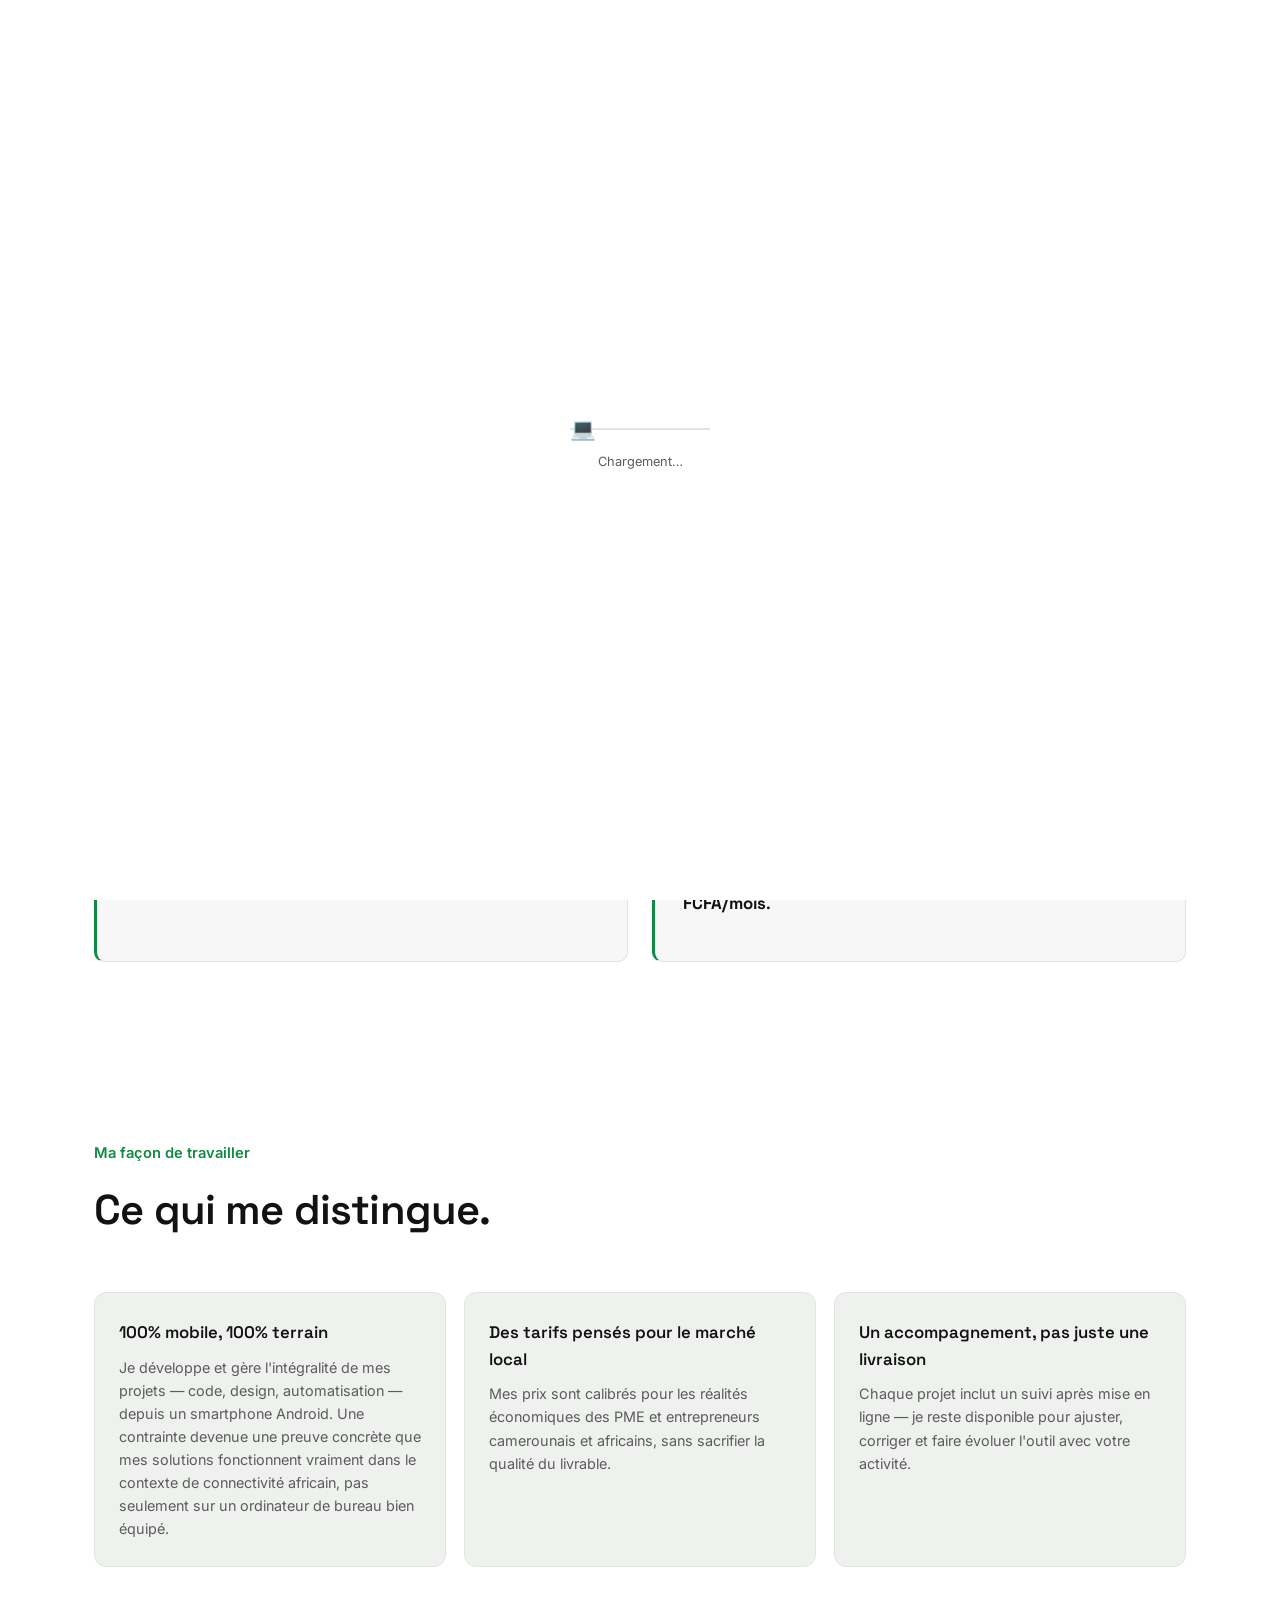
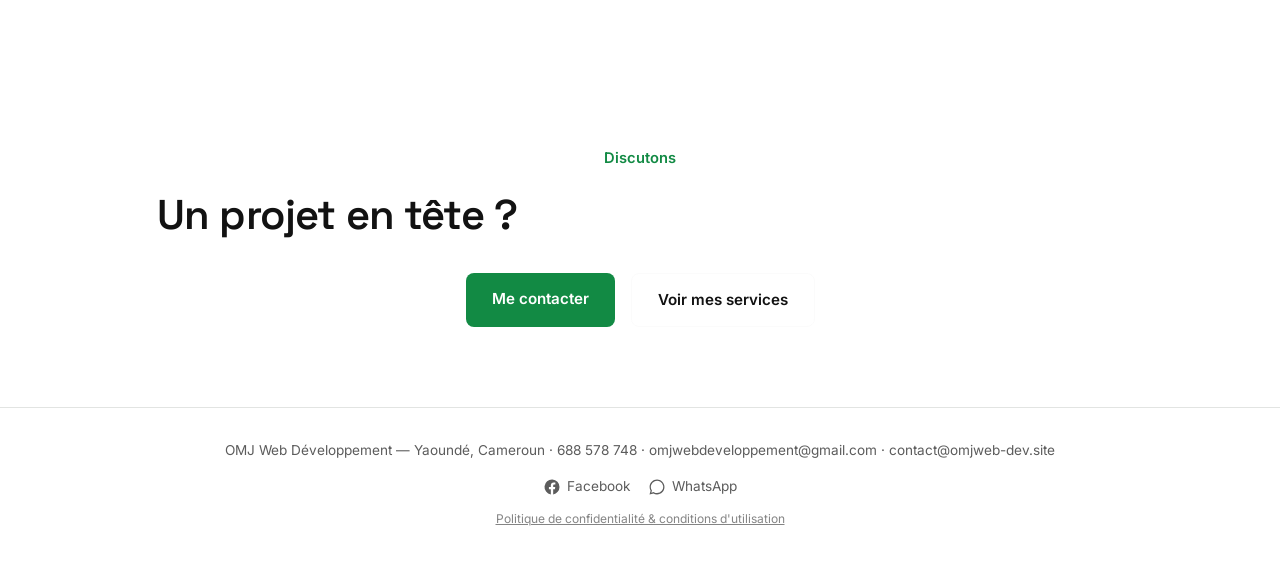
<file: profil.html>
<!DOCTYPE html>
<html lang="fr">
<head>
<meta charset="UTF-8">
<meta name="viewport" content="width=device-width, initial-scale=1.0">
<title>Profil — Marc Jordan Oum | OMJ Web Développement</title>
<meta name="description" content="Marc Jordan Oum, freelance web developer, consultant IT et entrepreneur digital à Yaoundé — le parcours et la méthode derrière OMJ Web Développement.">
<link rel="preconnect" href="https://fonts.googleapis.com">
<link href="https://fonts.googleapis.com/css2?family=Space+Grotesk:wght@500;600;700&family=Inter:wght@400;500;600&family=JetBrains+Mono:wght@400;500&display=swap" rel="stylesheet">
<link rel="stylesheet" href="style.css">
</head>
<body>

<div id="preloader">
  <div class="loader-track"><div class="loader-icon">💻</div></div>
  <p class="loader-text">Chargement…</p>
</div>

<nav class="nav">
  <div class="nav-inner">
    <a href="index.html" class="logo">OMJ<span class="logo-dot">.</span></a>
    <div class="nav-links">
      <a href="services.html">Services</a>
      <a href="guides.html">Guides</a>
      <a href="profil.html">À propos</a>
      <a href="contact.html" class="nav-cta">Me contacter</a>
    </div>
    <button class="nav-burger" id="navBurger" aria-label="Ouvrir le menu">
      <span></span><span></span><span></span>
    </button>
  </div>
</nav>

<div class="nav-scrim" id="navScrim"></div>
<div class="nav-drawer" id="navDrawer">
  <a href="services.html">Services</a>
  <a href="guides.html">Guides</a>
  <a href="profil.html">À propos</a>
  <a href="mentions-legales-omj.html#confidentialite">Politique de confidentialité</a>
  <a href="mentions-legales-omj.html#conditions">Conditions d'utilisation</a>
  <a href="contact.html" class="nav-drawer-cta">Me contacter</a>
</div>

<section id="profil-hero" style="padding-top:120px;">
  <p class="section-eyebrow">Profil</p>
  <h2 class="section-title">Marc Jordan Oum — le développeur derrière OMJ.</h2>
  <p style="max-width:640px; margin-top:18px; opacity:0.85; line-height:1.7;">
    Freelance web developer, consultant IT et entrepreneur digital basé à Yaoundé.
    Je conçois des sites, des automatisations et des outils numériques pensés pour
    le contexte réel des entreprises et créateurs africains — pas des solutions
    génériques copiées d'ailleurs.
  </p>
</section>

<section id="chiffres">
  <p class="section-eyebrow">En chiffres</p>
  <h2 class="section-title">Un impact mesurable.</h2>
  <div class="trust-grid">
    <div class="trust-card">
      <p><strong>9 700+</strong> Africains formés en 14 mois via mes ebooks et formations, dont plus de 3 000 Camerounais.</p>
    </div>
    <div class="trust-card">
      <p>Les apprenants les moins performants du programme génèrent aujourd'hui entre <strong>150 000 et 300 000 FCFA/mois</strong>.</p>
    </div>
  </div>
</section>

<section id="methode">
  <p class="section-eyebrow">Ma façon de travailler</p>
  <h2 class="section-title">Ce qui me distingue.</h2>
  <div class="card-grid" style="margin-top:48px;">
    <div class="price-card">
      <h4>100% mobile, 100% terrain</h4>
      <p class="price-desc">Je développe et gère l'intégralité de mes projets — code, design, automatisation — depuis un smartphone Android. Une contrainte devenue une preuve concrète que mes solutions fonctionnent vraiment dans le contexte de connectivité africain, pas seulement sur un ordinateur de bureau bien équipé.</p>
    </div>
    <div class="price-card">
      <h4>Des tarifs pensés pour le marché local</h4>
      <p class="price-desc">Mes prix sont calibrés pour les réalités économiques des PME et entrepreneurs camerounais et africains, sans sacrifier la qualité du livrable.</p>
    </div>
    <div class="price-card">
      <h4>Un accompagnement, pas juste une livraison</h4>
      <p class="price-desc">Chaque projet inclut un suivi après mise en ligne — je reste disponible pour ajuster, corriger et faire évoluer l'outil avec votre activité.</p>
    </div>
  </div>
</section>

<section id="cta-profil" style="text-align:center; padding-bottom:80px;">
  <p class="section-eyebrow">Discutons</p>
  <h2 class="section-title">Un projet en tête ?</h2>
  <div class="hero-actions" style="justify-content:center; margin-top:24px;">
    <a href="contact.html" class="btn btn-primary">Me contacter</a>
    <a href="services.html" class="btn btn-ghost">Voir mes services</a>
  </div>
</section>

<a href="https://wa.me/237688578748" class="whatsapp-float" target="_blank" rel="noopener" aria-label="Discuter sur WhatsApp">
  <svg viewBox="0 0 24 24"><path d="M12.04 2c-5.46 0-9.9 4.44-9.9 9.9 0 1.75.46 3.45 1.32 4.95L2 22l5.25-1.38a9.9 9.9 0 0 0 4.79 1.22h.01c5.46 0 9.9-4.44 9.9-9.9 0-2.64-1.03-5.13-2.9-7C17.19 3.03 14.68 2 12.04 2zm0 18.15h-.01a8.2 8.2 0 0 1-4.19-1.15l-.3-.18-3.12.82.83-3.04-.2-.31a8.24 8.24 0 1 1 6.99 3.86zm4.52-6.17c-.25-.12-1.47-.72-1.7-.81-.23-.08-.4-.12-.56.13-.17.25-.65.81-.79.97-.15.17-.29.19-.54.06-.25-.12-1.05-.39-2-1.23-.74-.66-1.24-1.48-1.39-1.73-.14-.25-.02-.38.11-.51.11-.11.25-.29.37-.43.12-.15.16-.25.25-.42.08-.17.04-.31-.02-.44-.06-.12-.56-1.35-.77-1.85-.2-.48-.41-.42-.56-.43-.14-.01-.31-.01-.48-.01-.17 0-.44.06-.67.31-.23.25-.87.85-.87 2.08 0 1.23.89 2.42 1.02 2.58.12.17 1.75 2.67 4.24 3.74.59.26 1.05.41 1.41.52.59.19 1.13.16 1.56.1.48-.07 1.47-.6 1.68-1.18.21-.58.21-1.08.15-1.18-.06-.1-.23-.16-.48-.28z"/></svg>
</a>

<footer class="footer">
  <p>OMJ Web Développement — Yaoundé, Cameroun · 688 578 748 · omjwebdeveloppement@gmail.com · contact@omjweb-dev.site</p>
  <div class="social-links">
    <a href="https://www.facebook.com/profile.php?id=61590940675286" target="_blank" rel="noopener">
      <svg viewBox="0 0 24 24"><path d="M22 12a10 10 0 1 0-11.56 9.88v-6.99H7.9V12h2.54V9.8c0-2.5 1.49-3.89 3.78-3.89 1.09 0 2.23.2 2.23.2v2.45h-1.26c-1.24 0-1.62.77-1.62 1.56V12h2.77l-.44 2.89h-2.33v6.99A10 10 0 0 0 22 12z"/></svg>
      Facebook
    </a>
    <a href="https://wa.me/237688578748" target="_blank" rel="noopener">
      <svg viewBox="0 0 24 24"><path d="M12.04 2c-5.46 0-9.9 4.44-9.9 9.9 0 1.75.46 3.45 1.32 4.95L2 22l5.25-1.38a9.9 9.9 0 0 0 4.79 1.22h.01c5.46 0 9.9-4.44 9.9-9.9 0-2.64-1.03-5.13-2.9-7C17.19 3.03 14.68 2 12.04 2zm0 18.15h-.01a8.2 8.2 0 0 1-4.19-1.15l-.3-.18-3.12.82.83-3.04-.2-.31a8.24 8.24 0 1 1 6.99 3.86z"/></svg>
      WhatsApp
    </a>
  </div>
  <p style="margin-top:10px;"><a href="mentions-legales-omj.html" style="opacity:0.75; font-size:12px; text-decoration:underline;">Politique de confidentialité &amp; conditions d'utilisation</a></p>
</footer>

</body>
</html>
</file>
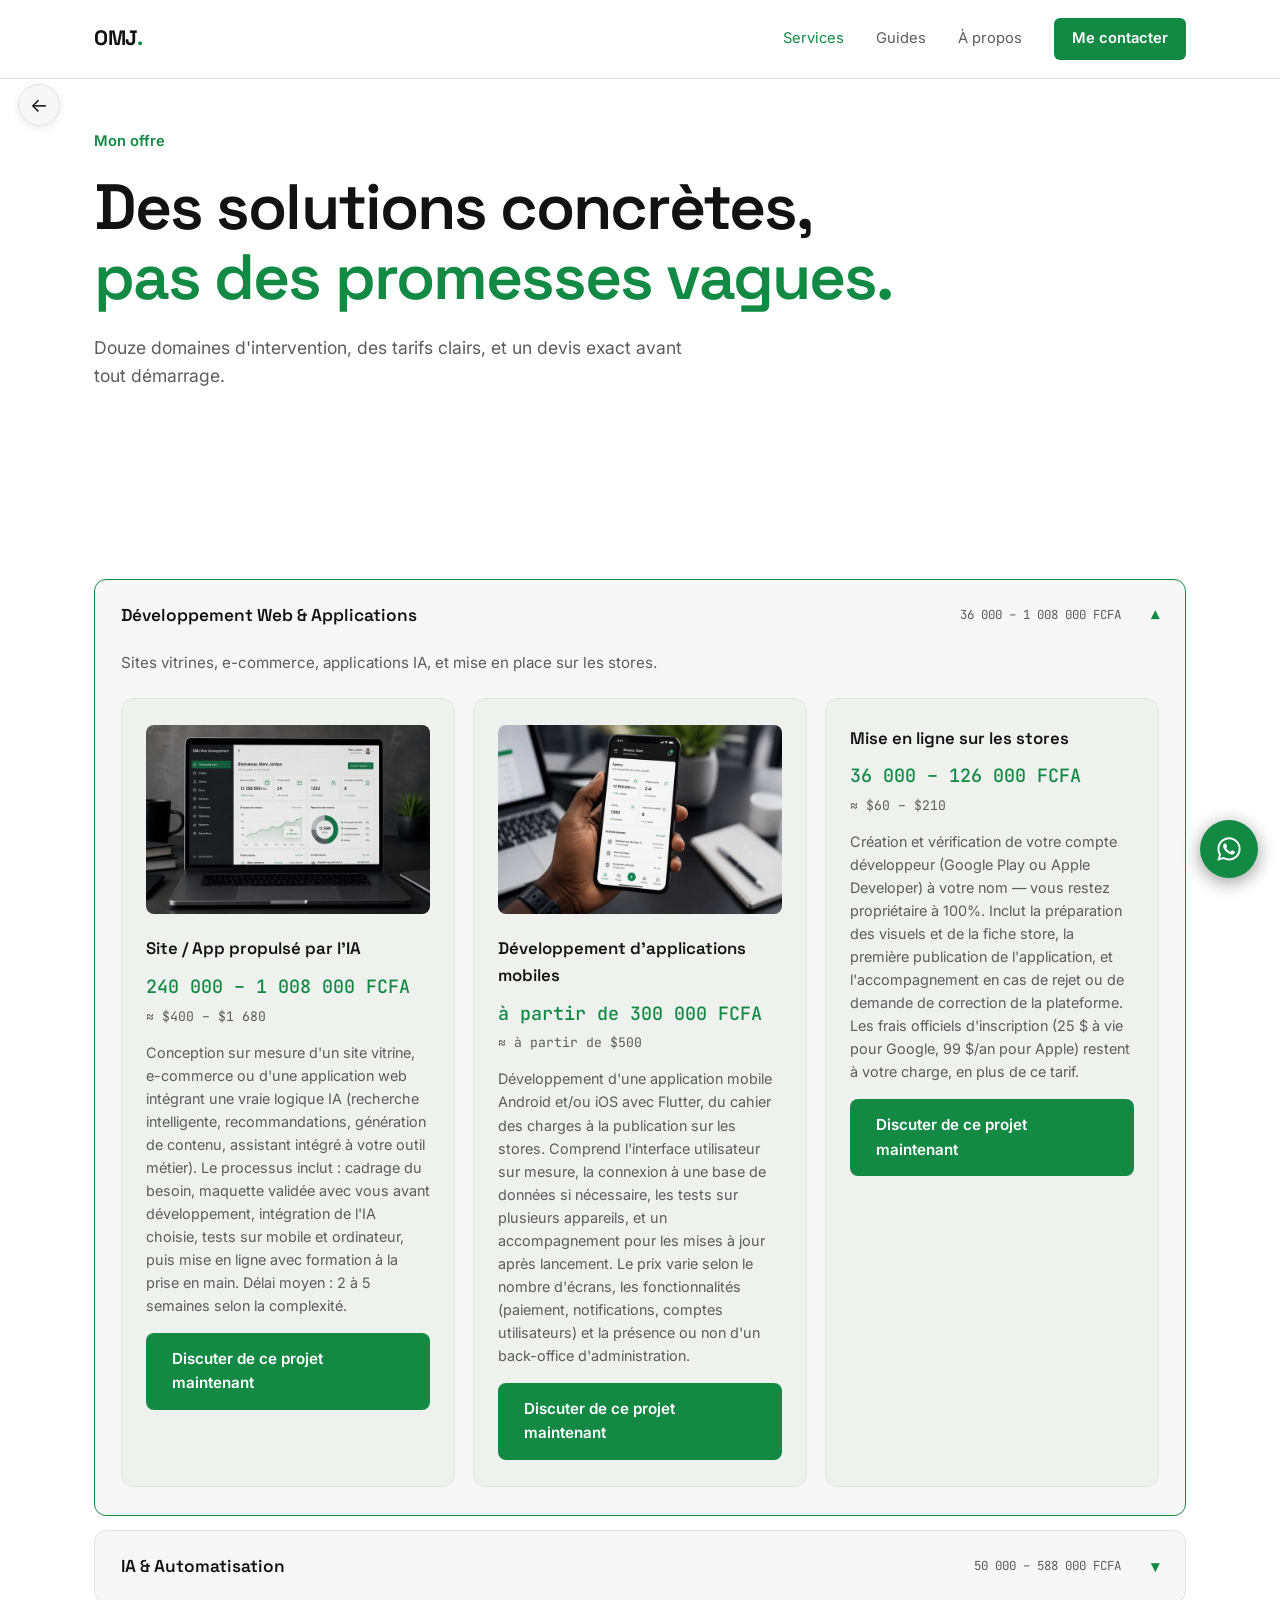
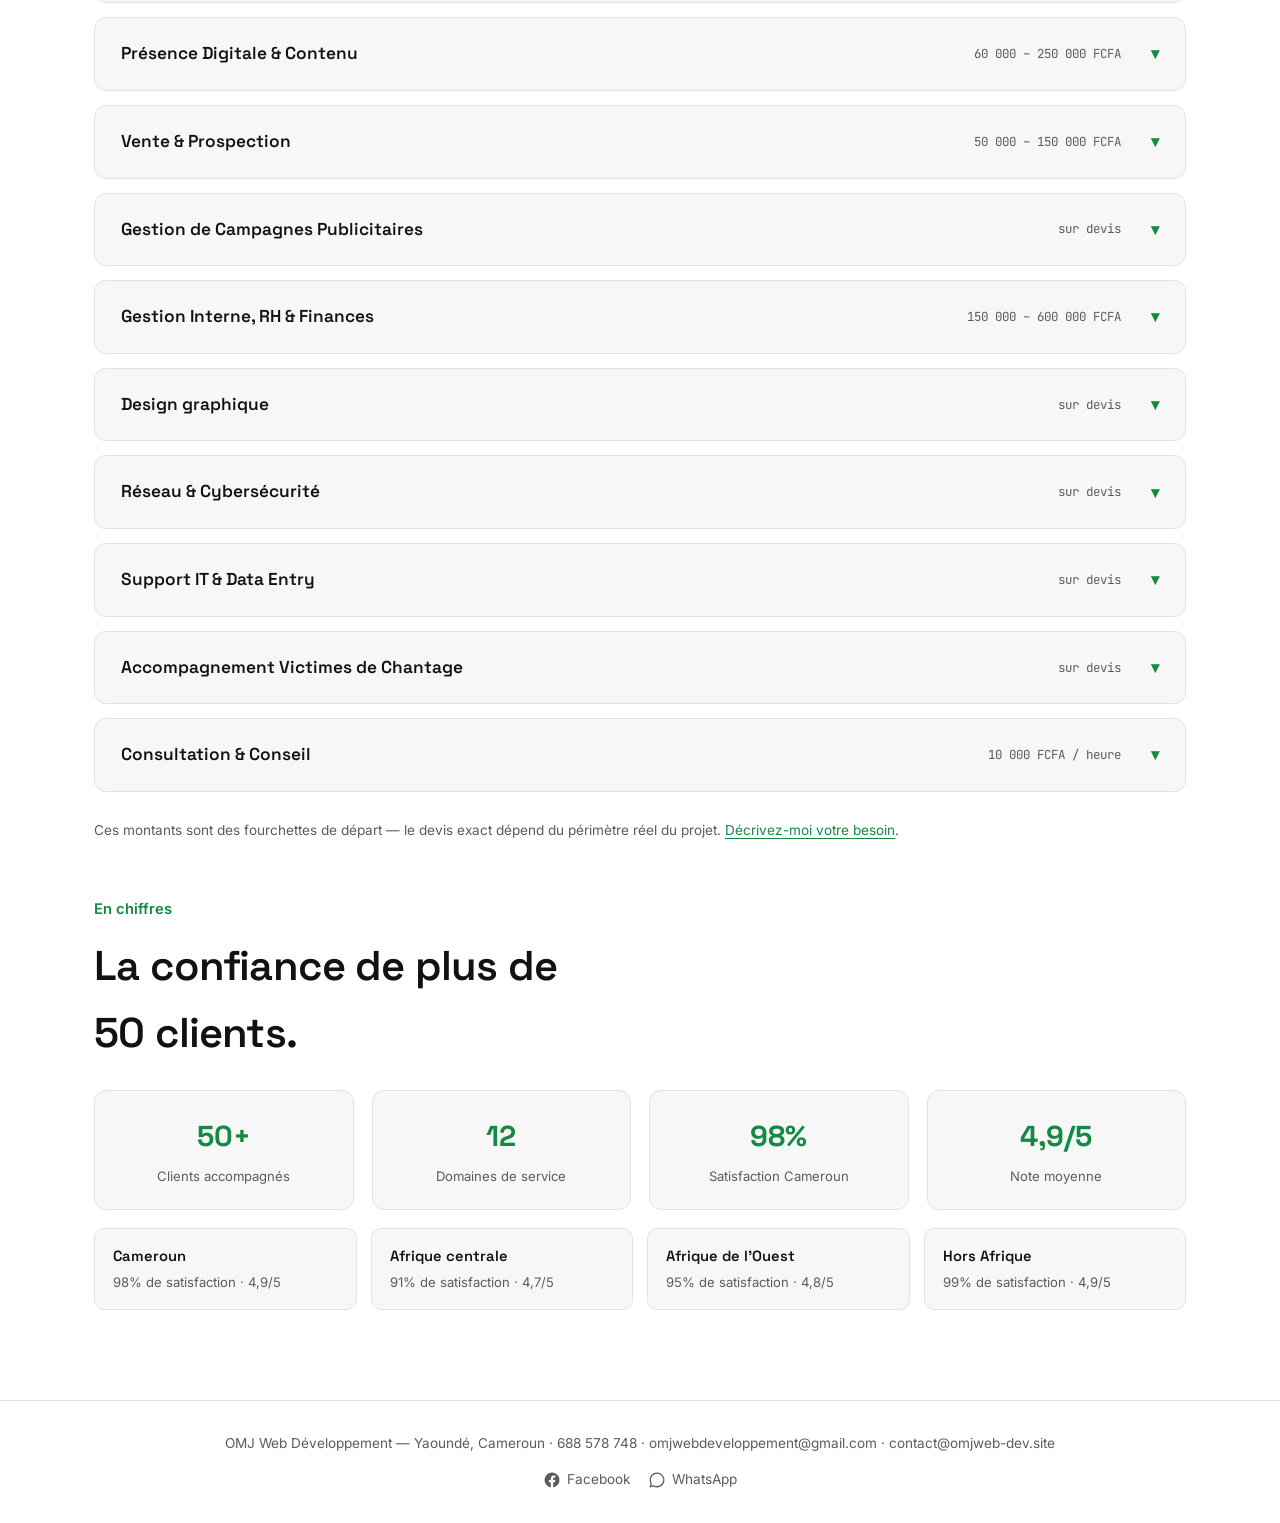
<file: services.html>
<!DOCTYPE html>
<html lang="fr">
<head>
<meta charset="UTF-8">
<meta name="viewport" content="width=device-width, initial-scale=1.0">
<title>Services — OMJ Web Développement</title>
<meta name="description" content="Développement web & apps, IA & automatisation, design graphique, réseau & cybersécurité, présence digitale, vente & prospection, gestion interne, support IT et consultation — tarifs en FCFA et en dollars.">
<link href="https://fonts.googleapis.com/css2?family=Space+Grotesk:wght@500;600;700&family=Inter:wght@400;500;600&family=JetBrains+Mono:wght@400;500&display=swap" rel="stylesheet">
<link rel="stylesheet" href="style.css">
</head>
<body>

<div id="preloader">
  <div class="loader-track"><div class="loader-icon">💻</div></div>
  <p class="loader-text">Chargement…</p>
</div>

<nav class="nav">
  <div class="nav-inner">
    <a href="index.html" class="logo">OMJ<span class="logo-dot">.</span></a>
    <div class="nav-links">
      <a href="services.html" class="active">Services</a>
      <a href="guides.html">Guides</a>
      <a href="profil.html">À propos</a>
      <a href="contact.html" class="nav-cta">Me contacter</a>
    </div>
    <button class="nav-burger" id="navBurger" aria-label="Ouvrir le menu">
      <span></span><span></span><span></span>
    </button>
  </div>
</nav>

<div class="nav-scrim" id="navScrim"></div>
<div class="nav-drawer" id="navDrawer">
  <a href="services.html" class="active">Services</a>
  <a href="guides.html">Guides</a>
  <a href="profil.html">À propos</a>
  <a href="mentions-legales-omj.html#confidentialite">Politique de confidentialité</a>
  <a href="mentions-legales-omj.html#conditions">Conditions d'utilisation</a>
  <a href="contact.html" class="nav-drawer-cta">Me contacter</a>
</div>

<a href="javascript:history.back()" class="back-btn" aria-label="Retour">←</a>

<header class="page-hero">
  <p class="eyebrow">Mon offre</p>
  <h1 class="hero-title">Des solutions concrètes,<br><span class="accent">pas des promesses vagues.</span></h1>
  <p class="hero-sub">Douze domaines d'intervention, des tarifs clairs, et un devis exact avant tout démarrage.</p>
</header>

<section id="services">
  <div class="accordion-group">

    <details class="accordion" open>
      <summary>Développement Web &amp; Applications <span class="acc-meta">36 000 – 1 008 000 FCFA</span><span class="acc-arrow">▾</span></summary>
      <div class="accordion-body">
        <p class="acc-intro">Sites vitrines, e-commerce, applications IA, et mise en place sur les stores.</p>
        <div class="card-grid">
          <div class="price-card">
            <img src="images/service-site-app-ia.jpg" alt="Site ou application propulsé par l'IA" style="width:100%;border-radius:8px;margin-bottom:14px;">
            <h4>Site / App propulsé par l'IA</h4>
            <p class="price-range">240 000 – 1 008 000 FCFA</p>
            <p class="price-range-usd">≈ $400 – $1 680</p>
            <p class="price-desc">Conception sur mesure d'un site vitrine, e-commerce ou d'une application web intégrant une vraie logique IA (recherche intelligente, recommandations, génération de contenu, assistant intégré à votre outil métier). Le processus inclut : cadrage du besoin, maquette validée avec vous avant développement, intégration de l'IA choisie, tests sur mobile et ordinateur, puis mise en ligne avec formation à la prise en main. Délai moyen : 2 à 5 semaines selon la complexité.</p>
            <a href="https://wa.me/237688578748?text=Bonjour%2C%20je%20suis%20int%C3%A9ress%C3%A9%28e%29%20par%20votre%20service%20%22Site%20/%20App%20propuls%C3%A9%20par%20l%27IA%22%2C%20pouvons-nous%20en%20discuter%20%3F" class="btn btn-primary wa-service-btn" style="margin-top:16px;display:inline-block;" target="_blank" rel="noopener">Discuter de ce projet maintenant</a>
          </div>
          <div class="price-card">
            <img src="images/service-apps-mobiles.jpg" alt="Développement d'applications mobiles" style="width:100%;border-radius:8px;margin-bottom:14px;">
            <h4>Développement d'applications mobiles</h4>
            <p class="price-range">à partir de 300 000 FCFA</p>
            <p class="price-range-usd">≈ à partir de $500</p>
            <p class="price-desc">Développement d'une application mobile Android et/ou iOS avec Flutter, du cahier des charges à la publication sur les stores. Comprend l'interface utilisateur sur mesure, la connexion à une base de données si nécessaire, les tests sur plusieurs appareils, et un accompagnement pour les mises à jour après lancement. Le prix varie selon le nombre d'écrans, les fonctionnalités (paiement, notifications, comptes utilisateurs) et la présence ou non d'un back-office d'administration.</p>
            <a href="https://wa.me/237688578748?text=Bonjour%2C%20je%20suis%20int%C3%A9ress%C3%A9%28e%29%20par%20votre%20service%20%22D%C3%A9veloppement%20d%27applications%20mobiles%22%2C%20pouvons-nous%20en%20discuter%20%3F" class="btn btn-primary wa-service-btn" style="margin-top:16px;display:inline-block;" target="_blank" rel="noopener">Discuter de ce projet maintenant</a>
          </div>
          <div class="price-card">
            <h4>Mise en ligne sur les stores</h4>
            <p class="price-range">36 000 – 126 000 FCFA</p>
            <p class="price-range-usd">≈ $60 – $210</p>
            <p class="price-desc">Création et vérification de votre compte développeur (Google Play ou Apple Developer) à votre nom — vous restez propriétaire à 100%. Inclut la préparation des visuels et de la fiche store, la première publication de l'application, et l'accompagnement en cas de rejet ou de demande de correction de la plateforme. Les frais officiels d'inscription (25 $ à vie pour Google, 99 $/an pour Apple) restent à votre charge, en plus de ce tarif.</p>
            <a href="https://wa.me/237688578748?text=Bonjour%2C%20je%20suis%20int%C3%A9ress%C3%A9%28e%29%20par%20votre%20service%20%22Mise%20en%20ligne%20sur%20les%20stores%22%2C%20pouvons-nous%20en%20discuter%20%3F" class="btn btn-primary wa-service-btn" style="margin-top:16px;display:inline-block;" target="_blank" rel="noopener">Discuter de ce projet maintenant</a>
          </div>
        </div>
      </div>
    </details>

    <details class="accordion">
      <summary>IA &amp; Automatisation <span class="acc-meta">50 000 – 588 000 FCFA</span><span class="acc-arrow">▾</span></summary>
      <div class="accordion-body">
        <p class="acc-intro">Des bots et des workflows qui font le travail répétitif à votre place.</p>
        <div class="card-grid">
          <div class="price-card">
            <img src="images/service-bot-assistant.jpg" alt="Bot ou assistant automatisé" style="width:100%;border-radius:8px;margin-bottom:14px;">
            <h4>Bot / Assistant</h4>
            <p class="price-range">90 000 – 336 000 FCFA</p>
            <p class="price-range-usd">≈ $150 – $560</p>
            <p class="price-desc">Bot conversationnel sur mesure (WhatsApp, Telegram ou intégré à votre site) qui répond automatiquement à vos clients : questions fréquentes, prise de commande, prise de rendez-vous, ou premier niveau de support. Inclut la rédaction des scénarios de conversation avec vous, les tests réels avant mise en service, et une session de formation pour que vous puissiez ajuster les réponses vous-même par la suite.</p>
            <a href="https://wa.me/237688578748?text=Bonjour%2C%20je%20suis%20int%C3%A9ress%C3%A9%28e%29%20par%20votre%20service%20%22Bot%20/%20Assistant%22%2C%20pouvons-nous%20en%20discuter%20%3F" class="btn btn-primary wa-service-btn" style="margin-top:16px;display:inline-block;" target="_blank" rel="noopener">Discuter de ce projet maintenant</a>
          </div>
          <div class="price-card">
            <img src="images/service-automatisation-workflow.jpg" alt="Automatisation de workflow" style="width:100%;border-radius:8px;margin-bottom:14px;">
            <h4>Automatisation de workflow</h4>
            <p class="price-range">150 000 – 588 000 FCFA</p>
            <p class="price-range-usd">≈ $250 – $980</p>
            <p class="price-desc">Mise en place d'un ou plusieurs workflows d'automatisation (via n8n) qui relient vos outils existants entre eux — par exemple : un formulaire qui génère automatiquement un devis, un nouveau client qui déclenche un e-mail de bienvenue et une entrée dans votre tableur, ou des relances de paiement envoyées sans intervention manuelle. Le tarif dépend du nombre d'étapes automatisées et des outils à connecter (Gmail, Google Sheets, WhatsApp, Slack, base de données, etc.).</p>
            <a href="https://wa.me/237688578748?text=Bonjour%2C%20je%20suis%20int%C3%A9ress%C3%A9%28e%29%20par%20votre%20service%20%22Automatisation%20de%20workflow%22%2C%20pouvons-nous%20en%20discuter%20%3F" class="btn btn-primary wa-service-btn" style="margin-top:16px;display:inline-block;" target="_blank" rel="noopener">Discuter de ce projet maintenant</a>
          </div>
          <div class="price-card">
            <h4>Service IA &amp; Automatisation générique</h4>
            <p class="price-range">à partir de 50 000 FCFA</p>
            <p class="price-range-usd">≈ à partir de $83</p>
            <p class="price-desc">Pour les besoins d'automatisation qui ne rentrent pas dans une case précise : un premier échange permet d'identifier les tâches répétitives de votre activité, puis je vous propose une solution chiffrée sur mesure, adaptée aux outils que vous utilisez déjà (WhatsApp, Excel, votre logiciel de gestion, etc.).</p>
            <a href="https://wa.me/237688578748?text=Bonjour%2C%20je%20suis%20int%C3%A9ress%C3%A9%28e%29%20par%20votre%20service%20%22Service%20IA%20%26%20Automatisation%20g%C3%A9n%C3%A9rique%22%2C%20pouvons-nous%20en%20discuter%20%3F" class="btn btn-primary wa-service-btn" style="margin-top:16px;display:inline-block;" target="_blank" rel="noopener">Discuter de ce projet maintenant</a>
          </div>
          <div class="price-card">
            <img src="images/service-auto-ecoles.jpg" alt="Automatisation pour établissements scolaires" style="width:100%;border-radius:8px;margin-bottom:14px;">
            <h4>Gestion administrative pour établissements scolaires</h4>
            <p class="price-range">Installation 200 000 – 450 000 FCFA</p>
            <p class="price-range-usd">+ 20 000 FCFA / mois</p>
            <p class="price-desc">Solution d'automatisation pensée pour les écoles et établissements scolaires : dossier élève créé et classé automatiquement après chaque inscription en ligne, message de confirmation envoyé aux parents, et relances automatiques en cas de frais de scolarité impayés. Comprend la mise en place du système, la formation du personnel administratif, et un tableau de bord pour suivre inscriptions, effectifs et paiements en temps réel.</p>
            <a href="https://wa.me/237688578748?text=Bonjour%2C%20je%20suis%20int%C3%A9ress%C3%A9%28e%29%20par%20votre%20service%20%22Gestion%20administrative%20pour%20%C3%A9tablissements%20scolaires%22%2C%20pouvons-nous%20en%20discuter%20%3F" class="btn btn-primary wa-service-btn" style="margin-top:16px;display:inline-block;" target="_blank" rel="noopener">Discuter de ce projet maintenant</a>
          </div>
          <div class="price-card">
            <img src="images/service-auto-quincailleries.jpg" alt="Automatisation pour quincailleries" style="width:100%;border-radius:8px;margin-bottom:14px;">
            <h4>Automatisation pour quincailleries</h4>
            <p class="price-range">Installation 120 000 – 200 000 FCFA</p>
            <p class="price-range-usd">+ 15 000 FCFA / mois</p>
            <p class="price-desc">Solution pensée pour les quincailleries : un client envoie sa liste d'articles par WhatsApp et reçoit en quelques secondes un devis détaillé avec le prix total, sans que vous ayez à le calculer manuellement. Le système suit aussi les commandes récurrentes de vos clients professionnels et vous alerte pour les relances de réapprovisionnement.</p>
            <a href="https://wa.me/237688578748?text=Bonjour%2C%20je%20suis%20int%C3%A9ress%C3%A9%28e%29%20par%20votre%20service%20%22Automatisation%20pour%20quincailleries%22%2C%20pouvons-nous%20en%20discuter%20%3F" class="btn btn-primary wa-service-btn" style="margin-top:16px;display:inline-block;" target="_blank" rel="noopener">Discuter de ce projet maintenant</a>
          </div>
          <div class="price-card">
            <img src="images/service-auto-boulangeries.jpg" alt="Automatisation pour boulangeries" style="width:100%;border-radius:8px;margin-bottom:14px;">
            <h4>Automatisation pour boulangeries</h4>
            <p class="price-range">Installation 100 000 – 180 000 FCFA</p>
            <p class="price-range-usd">+ 10 000 FCFA / mois</p>
            <p class="price-desc">Solution pensée pour les boulangeries et pâtisseries : vos clients passent commande directement sur WhatsApp sans que vous ayez à ressaisir l'information, l'équipe en cuisine reçoit une notification instantanée pour chaque nouvelle commande, et des rappels automatiques sont envoyés pour les commandes spéciales (gâteaux d'anniversaire, événements) à l'approche de la date prévue.</p>
            <a href="https://wa.me/237688578748?text=Bonjour%2C%20je%20suis%20int%C3%A9ress%C3%A9%28e%29%20par%20votre%20service%20%22Automatisation%20pour%20boulangeries%22%2C%20pouvons-nous%20en%20discuter%20%3F" class="btn btn-primary wa-service-btn" style="margin-top:16px;display:inline-block;" target="_blank" rel="noopener">Discuter de ce projet maintenant</a>
          </div>
          <div class="price-card">
            <img src="images/service-auto-boutiques.jpg" alt="Automatisation pour boutiques" style="width:100%;border-radius:8px;margin-bottom:14px;">
            <h4>Gestion automatisée de boutique / stock</h4>
            <p class="price-range">Installation 150 000 – 450 000 FCFA</p>
            <p class="price-range-usd">+ 15 000 FCFA / mois</p>
            <p class="price-desc">Solution pensée pour les boutiques et petits commerces : vous recevez une alerte dès qu'un produit atteint son seuil critique de stock, un rapport de vente complet chaque jour directement sur WhatsApp (chiffre d'affaires, produits les plus vendus, nombre de ventes), et des suggestions de réapprovisionnement basées sur vos seuils définis à l'avance.</p>
            <a href="https://wa.me/237688578748?text=Bonjour%2C%20je%20suis%20int%C3%A9ress%C3%A9%28e%29%20par%20votre%20service%20%22Gestion%20automatis%C3%A9e%20de%20boutique%20/%20stock%22%2C%20pouvons-nous%20en%20discuter%20%3F" class="btn btn-primary wa-service-btn" style="margin-top:16px;display:inline-block;" target="_blank" rel="noopener">Discuter de ce projet maintenant</a>
          </div>
        </div>
      </div>
    </details>

    <details class="accordion">
      <summary>Présence Digitale &amp; Contenu <span class="acc-meta">60 000 – 250 000 FCFA</span><span class="acc-arrow">▾</span></summary>
      <div class="accordion-body">
        <p class="acc-intro">Votre marque présente partout, sans effort de votre côté.</p>
        <div class="card-grid">
          <div class="price-card">
            <img src="images/service-presence-digitale.jpg" alt="Présence digitale et contenu" style="width:100%;border-radius:8px;margin-bottom:14px;">
            <h4>Présence Digitale &amp; Contenu</h4>
            <p class="price-range">60 000 – 250 000 FCFA</p>
            <p class="price-range-usd">≈ $100 – $417</p>
            <p class="price-desc">Gestion et planification de votre présence sur les réseaux sociaux (Facebook, Instagram, TikTok) : calendrier de publication établi avec vous, création ou retouche de visuels et de courtes vidéos, rédaction des légendes, et publication automatisée aux meilleurs horaires pour toucher votre audience. Objectif : une présence régulière et professionnelle sans que vous ayez à y penser chaque jour.</p>
            <a href="https://wa.me/237688578748?text=Bonjour%2C%20je%20suis%20int%C3%A9ress%C3%A9%28e%29%20par%20votre%20service%20%22Pr%C3%A9sence%20Digitale%20%26%20Contenu%22%2C%20pouvons-nous%20en%20discuter%20%3F" class="btn btn-primary wa-service-btn" style="margin-top:16px;display:inline-block;" target="_blank" rel="noopener">Discuter de ce projet maintenant</a>
          </div>
        </div>
      </div>
    </details>

    <details class="accordion">
      <summary>Vente &amp; Prospection <span class="acc-meta">50 000 – 150 000 FCFA</span><span class="acc-arrow">▾</span></summary>
      <div class="accordion-body">
        <p class="acc-intro">Vos prospects ne dorment jamais, votre suivi non plus.</p>
        <div class="card-grid">
          <div class="price-card">
            <img src="images/service-vente-prospection.jpg" alt="Vente et prospection" style="width:100%;border-radius:8px;margin-bottom:14px;">
            <h4>Vente &amp; Prospection</h4>
            <p class="price-range">50 000 – 150 000 FCFA</p>
            <p class="price-range-usd">≈ $83 – $250</p>
            <p class="price-desc">Mise en place d'un système de suivi de vos prospects (CRM simple relié à Google Sheets ou à un outil dédié) : chaque contact intéressé est enregistré automatiquement, relancé au bon moment par message ou e-mail, et vous recevez un rapport clair de qui est prêt à acheter. Objectif : ne plus perdre de prospects par manque de suivi, et gagner du temps sur les relances manuelles.</p>
            <a href="https://wa.me/237688578748?text=Bonjour%2C%20je%20suis%20int%C3%A9ress%C3%A9%28e%29%20par%20votre%20service%20%22Vente%20%26%20Prospection%22%2C%20pouvons-nous%20en%20discuter%20%3F" class="btn btn-primary wa-service-btn" style="margin-top:16px;display:inline-block;" target="_blank" rel="noopener">Discuter de ce projet maintenant</a>
          </div>
        </div>
      </div>
    </details>

    <details class="accordion">
      <summary>Gestion de Campagnes Publicitaires <span class="acc-meta">sur devis</span><span class="acc-arrow">▾</span></summary>
      <div class="accordion-body">
        <p class="acc-intro">Vos campagnes publicitaires, gérées par des experts.</p>
        <div class="card-grid">
          <div class="price-card">
            <img src="images/service-campagnes-publicitaires.jpg" alt="Gestion de campagnes publicitaires" style="width:100%;border-radius:8px;margin-bottom:14px;">
            <h4>Campagnes Facebook, Instagram, TikTok &amp; Google Ads</h4>
            <p class="price-range">Sur devis</p>
            <p class="price-desc">Gestion complète de vos campagnes publicitaires payantes (Facebook Ads, Instagram Ads, TikTok Ads, Google Ads, WhatsApp Business) : ciblage précis de votre audience, création des visuels et vidéos publicitaires, lancement, suivi et optimisation continue des résultats. Le tarif dépend du type de campagne, du budget publicitaire disponible et des plateformes sollicitées — un devis gratuit est établi après un premier échange sur vos objectifs.</p>
            <a href="https://wa.me/237688578748?text=Bonjour%2C%20je%20suis%20int%C3%A9ress%C3%A9%28e%29%20par%20votre%20service%20%22Campagnes%20Facebook%2C%20Instagram%2C%20TikTok%20%26%20Google%20Ads%22%2C%20pouvons-nous%20en%20discuter%20%3F" class="btn btn-primary wa-service-btn" style="margin-top:16px;display:inline-block;" target="_blank" rel="noopener">Discuter de ce projet maintenant</a>
          </div>
        </div>
      </div>
    </details>

    <details class="accordion">
      <summary>Gestion Interne, RH &amp; Finances <span class="acc-meta">150 000 – 600 000 FCFA</span><span class="acc-arrow">▾</span></summary>
      <div class="accordion-body">
        <p class="acc-intro">L'arrière-boutique qui tourne toute seule.</p>
        <div class="card-grid">
          <div class="price-card">
            <img src="images/service-gestion-rh-finances.jpg" alt="Gestion interne RH et finances" style="width:100%;border-radius:8px;margin-bottom:14px;">
            <h4>Gestion Interne, RH &amp; Finances</h4>
            <p class="price-range">150 000 – 600 000 FCFA</p>
            <p class="price-range-usd">≈ $250 – $1 000</p>
            <p class="price-desc">Automatisation des tâches administratives internes de votre entreprise : validation et archivage des factures, création et suivi des dossiers du personnel, génération automatique de rapports hebdomadaires (chiffre d'affaires, dépenses, tâches en attente) et suivi des paiements avec rapprochement automatique. Comprend la mise en place du système, la formation de votre équipe, et un tableau de bord centralisé.</p>
            <a href="https://wa.me/237688578748?text=Bonjour%2C%20je%20suis%20int%C3%A9ress%C3%A9%28e%29%20par%20votre%20service%20%22Gestion%20Interne%2C%20RH%20%26%20Finances%22%2C%20pouvons-nous%20en%20discuter%20%3F" class="btn btn-primary wa-service-btn" style="margin-top:16px;display:inline-block;" target="_blank" rel="noopener">Discuter de ce projet maintenant</a>
          </div>
        </div>
      </div>
    </details>

    <details class="accordion">
      <summary>Design graphique <span class="acc-meta">sur devis</span><span class="acc-arrow">▾</span></summary>
      <div class="accordion-body">
        <p class="acc-intro">Identité visuelle et supports de communication.</p>
        <div class="card-grid">
          <div class="price-card">
            <img src="images/service-logo-flyers.jpg" alt="Création de logo et flyers" style="width:100%;border-radius:8px;margin-bottom:14px;">
            <h4>Logo / Flyers</h4>
            <p class="price-range">à partir de 5 000 FCFA</p>
            <p class="price-range-usd">≈ à partir de $8</p>
            <p class="price-desc">Création de votre identité visuelle ou de vos supports de communication : logo, flyer, carte de visite, ou visuel pour réseaux sociaux. Le tarif de départ correspond à une création simple (un visuel, deux propositions, une révision incluse) ; les demandes plus complètes (charte graphique complète, plusieurs supports) sont chiffrées séparément selon vos besoins.</p>
            <a href="https://wa.me/237688578748?text=Bonjour%2C%20je%20suis%20int%C3%A9ress%C3%A9%28e%29%20par%20votre%20service%20%22Logo%20/%20Flyers%22%2C%20pouvons-nous%20en%20discuter%20%3F" class="btn btn-primary wa-service-btn" style="margin-top:16px;display:inline-block;" target="_blank" rel="noopener">Discuter de ce projet maintenant</a>
          </div>
        </div>
      </div>
    </details>

    <details class="accordion">
      <summary>Réseau &amp; Cybersécurité <span class="acc-meta">sur devis</span><span class="acc-arrow">▾</span></summary>
      <div class="accordion-body">
        <p class="acc-intro">Audit et sécurisation de vos systèmes et de votre présence en ligne.</p>
        <div class="card-grid">
          <div class="price-card">
            <img src="images/service-audit-securisation.jpg" alt="Audit et sécurisation des systèmes" style="width:100%;border-radius:8px;margin-bottom:14px;">
            <h4>Audit &amp; sécurisation</h4>
            <p class="price-range">Sur devis</p>
            <p class="price-desc">Audit de la sécurité de vos systèmes informatiques et de votre présence en ligne : vérification des accès, des mots de passe, des sauvegardes, et des points faibles exploitables par une attaque. À l'issue de l'audit, vous recevez un rapport clair avec les risques identifiés et des recommandations concrètes, classées par priorité et adaptées à votre budget.</p>
            <a href="https://wa.me/237688578748?text=Bonjour%2C%20je%20suis%20int%C3%A9ress%C3%A9%28e%29%20par%20votre%20service%20%22Audit%20%26%20s%C3%A9curisation%22%2C%20pouvons-nous%20en%20discuter%20%3F" class="btn btn-primary wa-service-btn" style="margin-top:16px;display:inline-block;" target="_blank" rel="noopener">Discuter de ce projet maintenant</a>
          </div>
        </div>
      </div>
    </details>

    <details class="accordion">
      <summary>Support IT &amp; Data Entry <span class="acc-meta">sur devis</span><span class="acc-arrow">▾</span></summary>
      <div class="accordion-body">
        <p class="acc-intro">Dépannage, saisie et structuration de données.</p>
        <div class="card-grid">
          <div class="price-card">
            <img src="images/service-support-data-entry.jpg" alt="Support IT et saisie de données" style="width:100%;border-radius:8px;margin-bottom:14px;">
            <h4>Support &amp; saisie de données</h4>
            <p class="price-range">Sur devis</p>
            <p class="price-desc">Dépannage informatique, saisie et structuration de données (fichiers Excel, bases de contacts, documents administratifs) pour libérer du temps à votre équipe. Le tarif est établi selon le volume de données à traiter et la récurrence de la mission (ponctuelle ou régulière), avec un devis clair avant tout démarrage.</p>
            <a href="https://wa.me/237688578748?text=Bonjour%2C%20je%20suis%20int%C3%A9ress%C3%A9%28e%29%20par%20votre%20service%20%22Support%20%26%20saisie%20de%20donn%C3%A9es%22%2C%20pouvons-nous%20en%20discuter%20%3F" class="btn btn-primary wa-service-btn" style="margin-top:16px;display:inline-block;" target="_blank" rel="noopener">Discuter de ce projet maintenant</a>
          </div>
        </div>
      </div>
    </details>

    <details class="accordion">
      <summary>Accompagnement Victimes de Chantage <span class="acc-meta">sur devis</span><span class="acc-arrow">▾</span></summary>
      <div class="accordion-body">
        <p class="acc-intro">Ne payez pas, agissez. Accompagnement discret et professionnel.</p>
        <div class="card-grid">
          <div class="price-card">
            <img src="images/service-anti-chantage.jpg" alt="Accompagnement victimes de chantage" style="width:100%;border-radius:8px;margin-bottom:14px;">
            <h4>Sécurisation, signalement &amp; accompagnement</h4>
            <p class="price-range">Sur devis</p>
            <p class="price-desc">Accompagnement discret en 3 étapes pour les victimes de chantage ou de sextorsion en ligne : sécurisation immédiate des preuves (captures, conversations), démarches de signalement et de suppression des images concernées (y compris via des plateformes comme StopNCII.org), puis orientation vers un accompagnement juridique et psychologique adapté. Confidentialité garantie à chaque étape.</p>
            <a href="https://wa.me/237688578748?text=Bonjour%2C%20je%20suis%20int%C3%A9ress%C3%A9%28e%29%20par%20votre%20service%20%22S%C3%A9curisation%2C%20signalement%20%26%20accompagnement%22%2C%20pouvons-nous%20en%20discuter%20%3F" class="btn btn-primary wa-service-btn" style="margin-top:16px;display:inline-block;" target="_blank" rel="noopener">Discuter de ce projet maintenant</a>
          </div>
        </div>
      </div>
    </details>

    <details class="accordion">
      <summary>Consultation &amp; Conseil <span class="acc-meta">10 000 FCFA / heure</span><span class="acc-arrow">▾</span></summary>
      <div class="accordion-body">
        <p class="acc-intro">Un regard extérieur sur votre stratégie digitale.</p>
        <div class="card-grid">
          <div class="price-card">
            <h4>Consultation horaire</h4>
            <p class="price-range">10 000 FCFA / heure</p>
            <p class="price-range-usd">≈ $17 / heure</p>
            <p class="price-desc">Une heure d'échange dédiée à votre projet : choix des outils adaptés à votre activité, priorisation de votre transformation digitale, ou clarification d'une feuille de route technique avant de vous lancer. Idéal si vous hésitez encore sur la meilleure approche avant d'investir dans un développement.</p>
            <a href="https://wa.me/237688578748?text=Bonjour%2C%20je%20suis%20int%C3%A9ress%C3%A9%28e%29%20par%20votre%20service%20%22Consultation%20horaire%22%2C%20pouvons-nous%20en%20discuter%20%3F" class="btn btn-primary wa-service-btn" style="margin-top:16px;display:inline-block;" target="_blank" rel="noopener">Discuter de ce projet maintenant</a>
          </div>
        </div>
      </div>
    </details>

  </div>

  <p class="pricing-note">Ces montants sont des fourchettes de départ — le devis exact dépend du périmètre réel du projet. <a href="contact.html">Décrivez-moi votre besoin</a>.</p>

  <div class="stats-block">
    <p class="section-eyebrow">En chiffres</p>
    <h2 class="section-title">La confiance de plus de 50 clients.</h2>
    <div class="stats-grid">
      <div class="stat-card"><div class="stat-num">50+</div><div class="stat-label">Clients accompagnés</div></div>
      <div class="stat-card"><div class="stat-num">12</div><div class="stat-label">Domaines de service</div></div>
      <div class="stat-card"><div class="stat-num">98%</div><div class="stat-label">Satisfaction Cameroun</div></div>
      <div class="stat-card"><div class="stat-num">4,9/5</div><div class="stat-label">Note moyenne</div></div>
    </div>
    <div class="zones-grid">
      <div class="zone-card"><h5>Cameroun</h5><p>98% de satisfaction · 4,9/5</p></div>
      <div class="zone-card"><h5>Afrique centrale</h5><p>91% de satisfaction · 4,7/5</p></div>
      <div class="zone-card"><h5>Afrique de l'Ouest</h5><p>95% de satisfaction · 4,8/5</p></div>
      <div class="zone-card"><h5>Hors Afrique</h5><p>99% de satisfaction · 4,9/5</p></div>
    </div>
  </div>
</section>

<a href="https://wa.me/237688578748" class="whatsapp-float" target="_blank" rel="noopener" aria-label="Discuter sur WhatsApp">
  <svg viewBox="0 0 24 24"><path d="M12.04 2c-5.46 0-9.9 4.44-9.9 9.9 0 1.75.46 3.45 1.32 4.95L2 22l5.25-1.38a9.9 9.9 0 0 0 4.79 1.22h.01c5.46 0 9.9-4.44 9.9-9.9 0-2.64-1.03-5.13-2.9-7C17.19 3.03 14.68 2 12.04 2zm0 18.15h-.01a8.2 8.2 0 0 1-4.19-1.15l-.3-.18-3.12.82.83-3.04-.2-.31a8.24 8.24 0 1 1 6.99 3.86zm4.52-6.17c-.25-.12-1.47-.72-1.7-.81-.23-.08-.4-.12-.56.13-.17.25-.65.81-.79.97-.15.17-.29.19-.54.06-.25-.12-1.05-.39-2-1.23-.74-.66-1.24-1.48-1.39-1.73-.14-.25-.02-.38.11-.51.11-.11.25-.29.37-.43.12-.15.16-.25.25-.42.08-.17.04-.31-.02-.44-.06-.12-.56-1.35-.77-1.85-.2-.48-.41-.42-.56-.43-.14-.01-.31-.01-.48-.01-.17 0-.44.06-.67.31-.23.25-.87.85-.87 2.08 0 1.23.89 2.42 1.02 2.58.12.17 1.75 2.67 4.24 3.74.59.26 1.05.41 1.41.52.59.19 1.13.16 1.56.1.48-.07 1.47-.6 1.68-1.18.21-.58.21-1.08.15-1.18-.06-.1-.23-.16-.48-.28z"/></svg>
</a>

<footer class="footer">
  <p>OMJ Web Développement — Yaoundé, Cameroun · 688 578 748 · omjwebdeveloppement@gmail.com · contact@omjweb-dev.site</p>
  <div class="social-links">
    <a href="https://www.facebook.com/profile.php?id=61590940675286" target="_blank" rel="noopener">
      <svg viewBox="0 0 24 24"><path d="M22 12a10 10 0 1 0-11.56 9.88v-6.99H7.9V12h2.54V9.8c0-2.5 1.49-3.89 3.78-3.89 1.09 0 2.23.2 2.23.2v2.45h-1.26c-1.24 0-1.62.77-1.62 1.56V12h2.77l-.44 2.89h-2.33v6.99A10 10 0 0 0 22 12z"/></svg>
      Facebook
    </a>
    <a href="https://wa.me/237688578748" target="_blank" rel="noopener">
      <svg viewBox="0 0 24 24"><path d="M12.04 2c-5.46 0-9.9 4.44-9.9 9.9 0 1.75.46 3.45 1.32 4.95L2 22l5.25-1.38a9.9 9.9 0 0 0 4.79 1.22h.01c5.46 0 9.9-4.44 9.9-9.9 0-2.64-1.03-5.13-2.9-7C17.19 3.03 14.68 2 12.04 2zm0 18.15h-.01a8.2 8.2 0 0 1-4.19-1.15l-.3-.18-3.12.82.83-3.04-.2-.31a8.24 8.24 0 1 1 6.99 3.86z"/></svg>
      WhatsApp
    </a>
  </div>
</footer>

<script src="main.js"></script>
</body>
</html>
</file>
<file: style.css>
/* ============================================
   TOKENS — Blanc / Noir / Vert
   ============================================ */
:root {
  --bg: #FFFFFF;
  --surface: #F6F7F6;
  --surface-2: #EFF1EF;
  --text: #121212;
  --text-muted: #5C5C5C;
  --accent: #128A44;
  --accent-strong: #0D6B34;
  --accent-dim: #128A4418;
  --border: #E2E4E2;

  --font-display: 'Space Grotesk', sans-serif;
  --font-body: 'Inter', sans-serif;
  --font-mono: 'JetBrains Mono', monospace;

  --maxw: 1140px;
}

* { margin: 0; padding: 0; box-sizing: border-box; }

html { scroll-behavior: smooth; }

body {
  background: var(--bg);
  color: var(--text);
  font-family: var(--font-body);
  line-height: 1.6;
  -webkit-font-smoothing: antialiased;
  overflow-x: hidden;
}

a { color: inherit; text-decoration: none; }
ul { list-style: none; }

@media (prefers-reduced-motion: reduce) {
  *, *::before, *::after {
    animation-duration: 0.01ms !important;
    transition-duration: 0.01ms !important;
  }
}

/* PRELOADER */
#preloader {
  position: fixed;
  inset: 0;
  z-index: 999;
  background: var(--bg);
  display: flex;
  flex-direction: column;
  align-items: center;
  justify-content: center;
  gap: 22px;
  transition: opacity 0.5s ease, visibility 0.5s ease;
}
#preloader.hidden { opacity: 0; visibility: hidden; pointer-events: none; }
.loader-track { width: 140px; height: 2px; background: var(--border); position: relative; overflow: visible; }
.loader-icon {
  position: absolute; top: 50%; left: 0; transform: translateY(-50%);
  font-size: 1.3rem; color: var(--accent);
  animation: loader-slide 1.4s ease-in-out infinite;
}
@keyframes loader-slide {
  0% { left: 0; opacity: 0.4; }
  50% { opacity: 1; }
  100% { left: calc(100% - 20px); opacity: 0.4; }
}
.loader-text {
  font-family: var(--font-body); font-size: 0.8rem; color: var(--text-muted);
}

/* VIDEO HERO PLEIN ECRAN */
.video-hero {
  position: relative; min-height: 100svh; width: 100%;
  display: flex; align-items: flex-end; z-index: 1; overflow: hidden;
  background: var(--bg);
}
.hero-media {
  position: absolute; inset: 0; width: 100%; height: 100%;
  object-fit: cover; z-index: 0;
  opacity: 0.55; filter: brightness(0.8) saturate(0.9);
  transition: opacity 0.6s ease;
}
.hero-overlay {
  position: absolute; inset: 0;
  background: linear-gradient(0deg, var(--bg) 8%, rgba(10,10,10,0.55) 45%, rgba(10,10,10,0.3) 100%);
  z-index: 1;
}
.hero-content {
  position: relative; z-index: 2; max-width: var(--maxw);
  margin: 0 auto; padding: 0 24px 90px; width: 100%;
}

.eyebrow {
  font-size: 0.92rem; font-weight: 600; color: var(--accent);
  margin-bottom: 18px;
}
.hero-title {
  font-family: var(--font-display); font-size: clamp(2.2rem, 6vw, 4rem);
  font-weight: 600; line-height: 1.1; letter-spacing: -0.03em; max-width: 16ch;
}
.hero-title .accent { color: var(--accent); }
.hero-sub {
  margin-top: 22px; font-size: 1.1rem; color: var(--text); max-width: 48ch;
}
.hero-actions { margin-top: 36px; display: flex; gap: 16px; flex-wrap: wrap; }

/* Sur la home (video en fond sombre), le texte du hero reste blanc */
.video-hero .hero-title, .video-hero .hero-sub { color: #FFFFFF; text-shadow: 0 2px 14px rgba(0,0,0,0.55); }

/* En-tete simple pour les pages secondaires (Services, Guides...) — pas de video, thème clair */
.page-hero { max-width: var(--maxw); margin: 0 auto; padding: 130px 24px 50px; }
.page-hero .hero-title { color: var(--text); max-width: 20ch; }
.page-hero .hero-sub { color: var(--text-muted); max-width: 55ch; }

.btn {
  padding: 14px 26px; border-radius: 8px; font-weight: 600; font-size: 0.95rem;
  display: inline-block; transition: transform 0.15s ease, opacity 0.15s ease;
}
.btn:hover { transform: translateY(-2px); }
.btn-primary { background: var(--accent); color: #FFFFFF; }
.btn-primary:hover { background: var(--accent-strong); }
.btn-ghost { border: 1px solid rgba(245,245,245,0.4); color: var(--text); backdrop-filter: blur(6px); }
.btn-ghost:hover { border-color: var(--accent); }

/* NAV */
.nav {
  position: fixed; top: 0; left: 0; right: 0; z-index: 100;
  background: rgba(255, 255, 255, 0.88); backdrop-filter: blur(12px);
  border-bottom: 1px solid var(--border);
}
.nav-inner {
  max-width: var(--maxw); margin: 0 auto; padding: 18px 24px;
  display: flex; justify-content: space-between; align-items: center;
}
.logo { font-family: var(--font-display); font-weight: 700; font-size: 1.3rem; letter-spacing: -0.02em; }
.logo-dot { color: var(--accent); }
.nav-links { display: flex; align-items: center; gap: 32px; font-size: 0.92rem; color: var(--text-muted); }
.nav-links a:hover { color: var(--text); }
.nav-links a.active { color: var(--accent); }
.nav-cta { background: var(--accent); color: #FFFFFF !important; padding: 9px 18px; border-radius: 6px; font-weight: 600; }
.nav-cta:hover { background: var(--accent-strong); }

/* HAMBURGER (mobile uniquement) */
.nav-burger {
  display: none; flex-direction: column; gap: 5px; background: none; border: none;
  cursor: pointer; padding: 6px; z-index: 210;
}
.nav-burger span { width: 24px; height: 2px; background: var(--text); border-radius: 2px; transition: transform 0.25s ease, opacity 0.25s ease; }
.nav-burger.open span:nth-child(1) { transform: translateY(7px) rotate(45deg); }
.nav-burger.open span:nth-child(2) { opacity: 0; }
.nav-burger.open span:nth-child(3) { transform: translateY(-7px) rotate(-45deg); }

.nav-drawer {
  position: fixed; top: 0; right: 0; width: min(78vw, 300px);
  height: 100vh; height: 100dvh;
  background: var(--surface); border-left: 1px solid var(--border);
  z-index: 205; padding: 48px 28px calc(20px + env(safe-area-inset-bottom, 0px));
  display: flex; flex-direction: column; gap: 14px;
  overflow-y: auto; -webkit-overflow-scrolling: touch;
  transform: translateX(100%); transition: transform 0.3s ease;
}
.nav-drawer.open { transform: translateX(0); }
.nav-drawer a { font-family: var(--font-display); font-size: 1rem; font-weight: 600; color: var(--text); }
.nav-drawer a.active { color: var(--accent); }
.nav-drawer-cta { margin-top: 10px; flex-shrink: 0; background: var(--accent); color: #fff; text-align: center; padding: 12px; border-radius: 8px; font-weight: 600; }

.nav-scrim {
  position: fixed; inset: 0; background: rgba(0,0,0,0.5); z-index: 204;
  opacity: 0; pointer-events: none; transition: opacity 0.25s ease;
}
.nav-scrim.open { opacity: 1; pointer-events: auto; }

/* COMMENT CA MARCHE (remplace l'ancien diagramme INPUT/AUTOMATE/OUTPUT) */
.how-steps { display: flex; gap: 28px; flex-wrap: wrap; padding: 8px 0; }
.how-step {
  flex: 1 1 220px; background: var(--surface); border: 1px solid var(--border);
  border-radius: 10px; padding: 22px 22px 24px;
}
.how-step-num { font-family: var(--font-display); font-size: 1.6rem; font-weight: 700; color: var(--accent); }
.how-step h3 { font-family: var(--font-display); font-size: 1.05rem; font-weight: 600; margin-top: 8px; }
.how-step p { color: var(--text-muted); font-size: 0.92rem; margin-top: 6px; }

/* SECTIONS */
section { position: relative; z-index: 1; max-width: var(--maxw); margin: 0 auto; padding: 90px 24px; }
.section-eyebrow {
  font-size: 0.92rem; font-weight: 600; color: var(--accent);
  margin-bottom: 12px;
}
.section-title {
  font-family: var(--font-display); font-size: clamp(1.8rem, 4vw, 2.6rem);
  font-weight: 600; letter-spacing: -0.02em; max-width: 18ch;
}
.section-sub { margin-top: 16px; color: var(--text-muted); max-width: 50ch; font-size: 1.05rem; }

/* ACCORDEONS */
.accordion-group { margin-top: 48px; display: flex; flex-direction: column; gap: 14px; }
.accordion { background: var(--surface); border: 1px solid var(--border); border-radius: 12px; overflow: hidden; }
.accordion[open] { border-color: var(--accent); }
.accordion summary {
  list-style: none; cursor: pointer; padding: 22px 26px; display: flex; align-items: center;
  justify-content: space-between; gap: 16px; font-family: var(--font-display); font-weight: 600; font-size: 1.08rem;
}
.accordion summary::-webkit-details-marker { display: none; }
.accordion summary .acc-meta {
  font-family: var(--font-mono); font-weight: 400; font-size: 0.78rem; color: var(--text-muted);
  margin-left: auto; margin-right: 14px; white-space: nowrap;
}
.accordion summary .acc-arrow { color: var(--accent); font-size: 1rem; transition: transform 0.25s ease; flex-shrink: 0; }
.accordion[open] summary .acc-arrow { transform: rotate(180deg); }
.accordion-body { padding: 0 26px 28px; animation: acc-reveal 0.25s ease; }
@keyframes acc-reveal { from { opacity: 0; transform: translateY(-6px); } to { opacity: 1; transform: translateY(0); } }
.accordion-body p.acc-intro { color: var(--text-muted); font-size: 0.95rem; margin-bottom: 22px; max-width: 60ch; }

/* CARTES */
.card-grid { display: grid; grid-template-columns: repeat(auto-fit, minmax(250px, 1fr)); gap: 18px; }
.price-card {
  background: var(--surface-2); border: 1px solid var(--border); border-radius: 12px;
  padding: 26px 24px; transition: transform 0.2s ease, border-color 0.2s ease;
}
.price-card:hover { transform: translateY(-3px); border-color: var(--accent); }
.price-card h4 { font-family: var(--font-display); font-size: 1.05rem; font-weight: 600; margin-bottom: 10px; }
.price-range { font-family: var(--font-mono); font-size: 1.15rem; font-weight: 500; color: var(--accent); margin-bottom: 4px; }
.price-range-usd { font-family: var(--font-mono); font-size: 0.82rem; color: var(--text-muted); margin-bottom: 14px; }
.price-desc { color: var(--text-muted); font-size: 0.9rem; }
.pricing-note { margin-top: 28px; color: var(--text-muted); font-size: 0.85rem; }
.pricing-note a { color: var(--accent); border-bottom: 1px solid var(--accent); }

/* GUIDES */
.guide-card { background: var(--surface-2); border: 1px solid var(--border); border-radius: 12px; overflow: hidden; display: flex; flex-direction: column; }
.guide-cover { width: 100%; aspect-ratio: 3/4; object-fit: cover; display: block; }
.guide-body { padding: 20px; display: flex; flex-direction: column; gap: 8px; flex: 1; }
.guide-body h4 { font-family: var(--font-display); font-size: 1rem; font-weight: 600; }
.guide-body p { color: var(--text-muted); font-size: 0.88rem; flex: 1; }
.guide-price { font-family: var(--font-mono); color: var(--accent); font-size: 1rem; }
.guide-price-usd { font-family: var(--font-mono); color: var(--text-muted); font-size: 0.78rem; margin-bottom: 8px; }
.guide-cta { margin-top: 6px; text-align: center; background: var(--accent); color: #fff; padding: 10px; border-radius: 8px; font-weight: 600; font-size: 0.88rem; }
.guide-cta:hover { background: var(--accent-strong); }
.guides-grid { display: grid; grid-template-columns: repeat(auto-fit, minmax(220px, 1fr)); gap: 20px; margin-top: 48px; }
.pack-banner {
  margin-top: 44px; background: linear-gradient(135deg, var(--surface-2), var(--surface));
  border: 1px solid var(--accent); border-radius: 14px; padding: 32px;
  display: flex; flex-wrap: wrap; gap: 24px; align-items: center; justify-content: space-between;
}
.pack-banner h4 { font-family: var(--font-display); font-size: 1.3rem; margin-bottom: 6px; }
.pack-banner p { color: var(--text-muted); font-size: 0.92rem; }

/* TRUST */
.trust-grid { margin-top: 48px; display: grid; grid-template-columns: repeat(auto-fit, minmax(280px, 1fr)); gap: 24px; }
.trust-card { background: var(--surface); border: 1px solid var(--border); border-left: 3px solid var(--accent); border-radius: 10px; padding: 28px; }
.trust-card p { font-family: var(--font-display); font-size: 1.05rem; font-weight: 500; line-height: 1.5; margin-bottom: 16px; }
.trust-card cite { font-family: var(--font-body); font-size: 0.85rem; color: var(--text-muted); font-style: normal; }

/* PROCESS (page Profil/Services eventuelles) */
.process-flow { margin-top: 48px; display: grid; grid-template-columns: repeat(auto-fit, minmax(220px, 1fr)); gap: 32px; }
.process-step { border-left: 2px solid var(--accent); padding-left: 24px; }
.process-step h3 { font-family: var(--font-display); font-size: 1.25rem; font-weight: 600; margin-bottom: 10px; }
.process-step p { color: var(--text-muted); font-size: 0.95rem; }

/* PROFIL */
.profile-block { margin-top: 20px; display: grid; gap: 40px; }
.profile-summary { color: var(--text-muted); font-size: 1.02rem; max-width: 62ch; }
.timeline { margin-top: 8px; display: flex; flex-direction: column; gap: 22px; }
.timeline-item { border-left: 2px solid var(--border); padding-left: 20px; position: relative; }
.timeline-item::before { content: ''; position: absolute; left: -5px; top: 4px; width: 8px; height: 8px; border-radius: 50%; background: var(--accent); }
.timeline-item h4 { font-family: var(--font-display); font-size: 1rem; font-weight: 600; }
.timeline-item span { font-family: var(--font-body); font-size: 0.8rem; color: var(--text-muted); }

/* CONTACT */
.contact-actions { margin-top: 32px; display: flex; flex-wrap: wrap; gap: 16px; }
.contact-btn {
  display: flex; align-items: center; gap: 14px; background: var(--surface); border: 1px solid var(--border);
  border-radius: 12px; padding: 18px 24px; min-width: 260px; transition: transform 0.15s ease, border-color 0.15s ease;
}
.contact-btn:hover { transform: translateY(-2px); border-color: var(--accent); }
.contact-btn-icon { font-size: 1.3rem; color: var(--accent); line-height: 1; }
.contact-btn-text { display: flex; flex-direction: column; gap: 2px; }
.contact-btn-label { font-size: 0.75rem; color: var(--text-muted); }
.contact-btn-value { font-family: var(--font-display); font-size: 1.05rem; font-weight: 600; color: var(--text); }
.contact-btn-whatsapp .contact-btn-icon { color: var(--accent); }
.contact-links { margin-top: 32px; display: flex; gap: 24px; font-size: 0.88rem; color: var(--text-muted); }
.contact-links a:hover { color: var(--text); }

/* BOUTON WHATSAPP FLOTTANT */
.whatsapp-float {
  position: fixed; bottom: 22px; right: 22px; z-index: 150;
  width: 58px; height: 58px; border-radius: 50%; background: var(--accent);
  display: flex; align-items: center; justify-content: center;
  box-shadow: 0 4px 18px rgba(0,0,0,0.4); transition: transform 0.2s ease, background 0.2s ease;
}
.whatsapp-float:hover { transform: scale(1.06); background: var(--accent-strong); }
.whatsapp-float svg { width: 28px; height: 28px; fill: #fff; }

/* FOOTER */
.footer { position: relative; z-index: 1; text-align: center; padding: 32px 24px; border-top: 1px solid var(--border); color: var(--text-muted); font-size: 0.85rem; }

/* BOUTON RETOUR (pages secondaires) */
.back-btn {
  position: fixed; top: 84px; left: 18px; z-index: 90;
  width: 42px; height: 42px; border-radius: 50%;
  background: var(--surface); border: 1px solid var(--border);
  display: flex; align-items: center; justify-content: center;
  font-size: 1.2rem; color: var(--text);
  box-shadow: 0 2px 10px rgba(0,0,0,0.08);
  transition: background 0.2s ease, transform 0.15s ease;
}
.back-btn:hover { background: var(--surface-2); transform: translateX(-2px); }

/* BLOC STATISTIQUES */
.stats-block { margin-top: 56px; }
.stats-grid { display: grid; grid-template-columns: repeat(auto-fit, minmax(150px, 1fr)); gap: 18px; margin-top: 24px; }
.stat-card {
  background: var(--surface); border: 1px solid var(--border); border-radius: 12px;
  padding: 22px 18px; text-align: center;
}
.stat-num { font-family: var(--font-display); font-size: 1.8rem; font-weight: 700; color: var(--accent); }
.stat-label { margin-top: 6px; font-size: 0.82rem; color: var(--text-muted); }
.zones-grid { display: grid; grid-template-columns: repeat(auto-fit, minmax(200px, 1fr)); gap: 14px; margin-top: 18px; }
.zone-card { background: var(--surface); border: 1px solid var(--border); border-radius: 10px; padding: 16px 18px; }
.zone-card h5 { font-family: var(--font-display); font-size: 0.92rem; font-weight: 600; margin-bottom: 4px; }
.zone-card p { font-size: 0.82rem; color: var(--text-muted); }

/* RESEAUX SOCIAUX (footer) */
.social-links { display: flex; justify-content: center; gap: 18px; margin-top: 14px; }
.social-links a { display: flex; align-items: center; gap: 6px; font-size: 0.85rem; color: var(--text-muted); }
.social-links a:hover { color: var(--accent); }
.social-links svg { width: 18px; height: 18px; fill: currentColor; }

/* FOCUS */
a:focus-visible, button:focus-visible { outline: 2px solid var(--accent); outline-offset: 3px; }

/* RESPONSIVE */
@media (max-width: 768px) {
  .nav-links { display: none; }
  .nav-burger { display: flex; }
  section { padding: 64px 20px; }
  .hero-content { padding: 0 20px 60px; }
  .accordion summary .acc-meta { display: none; }
  .pack-banner { flex-direction: column; align-items: flex-start; }
  .how-steps { flex-direction: column; }
  .whatsapp-float { width: 52px; height: 52px; bottom: 16px; right: 16px; }
}
</file>
